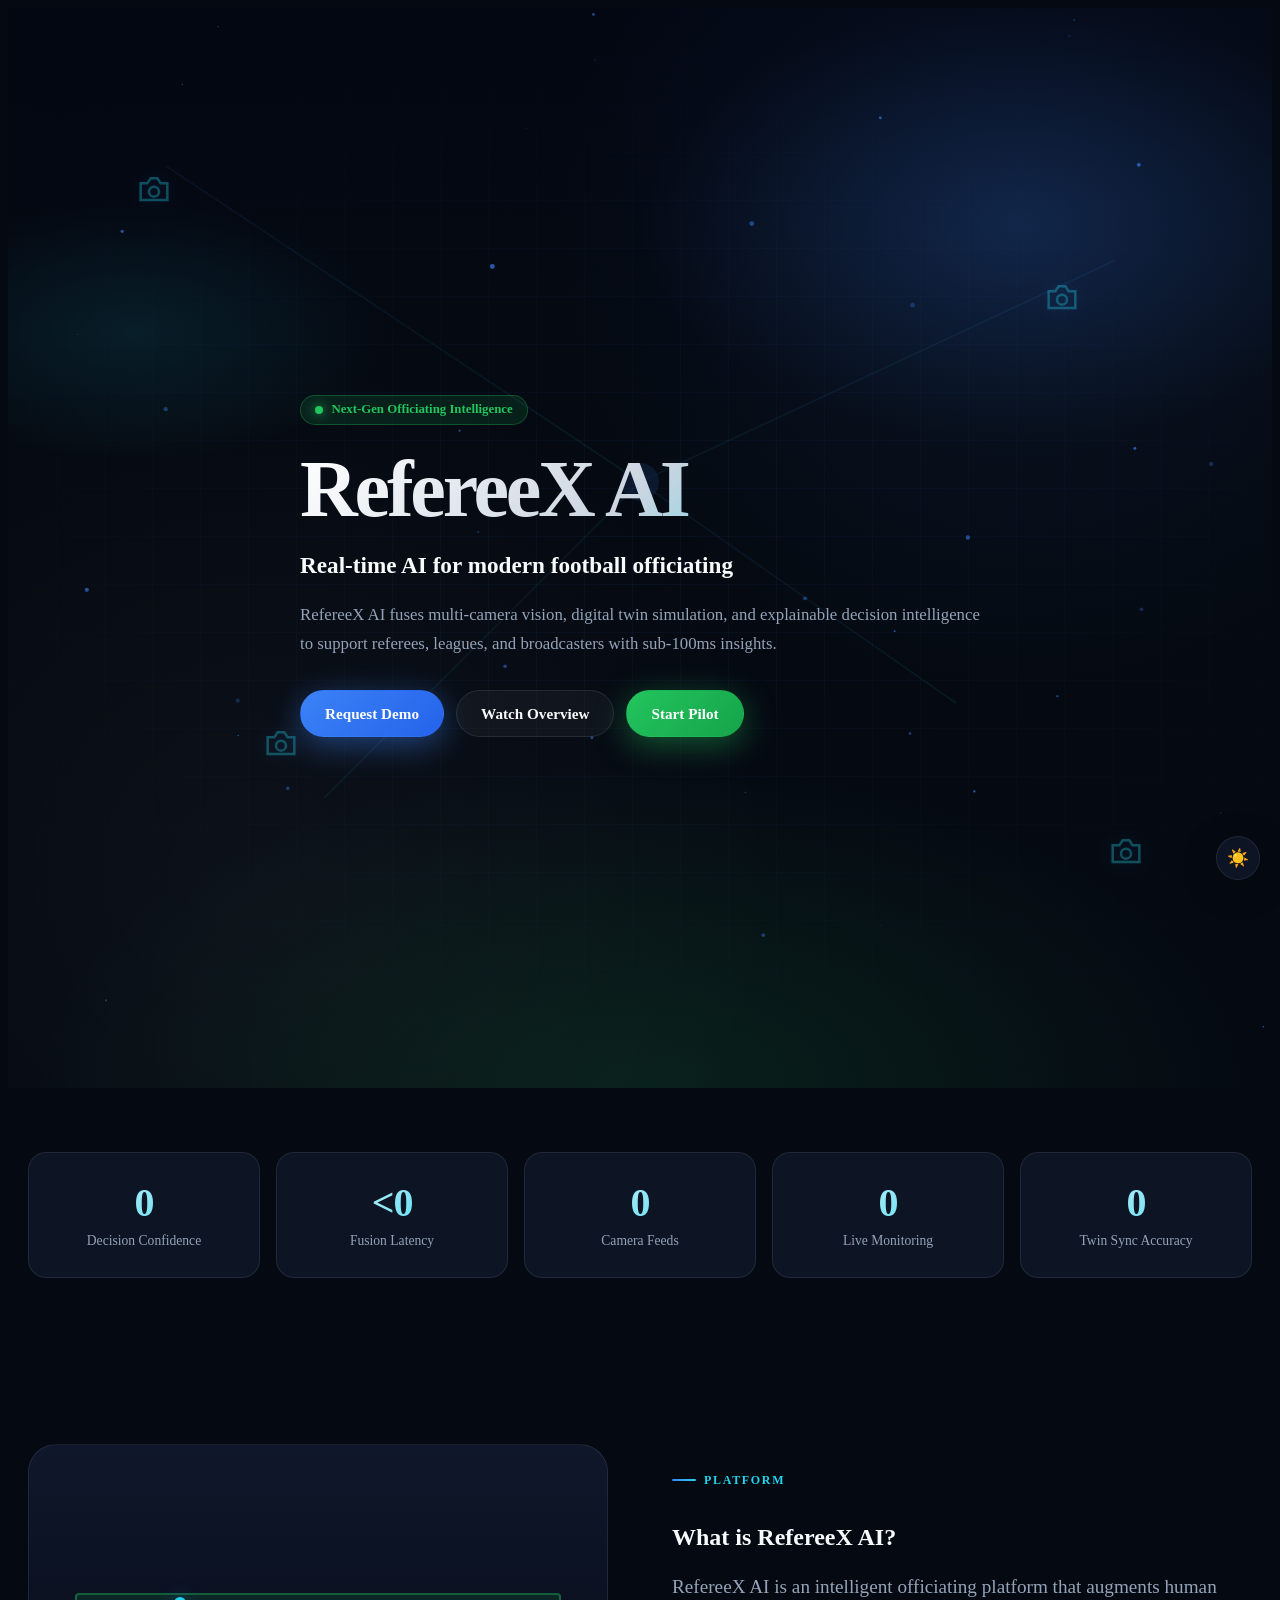
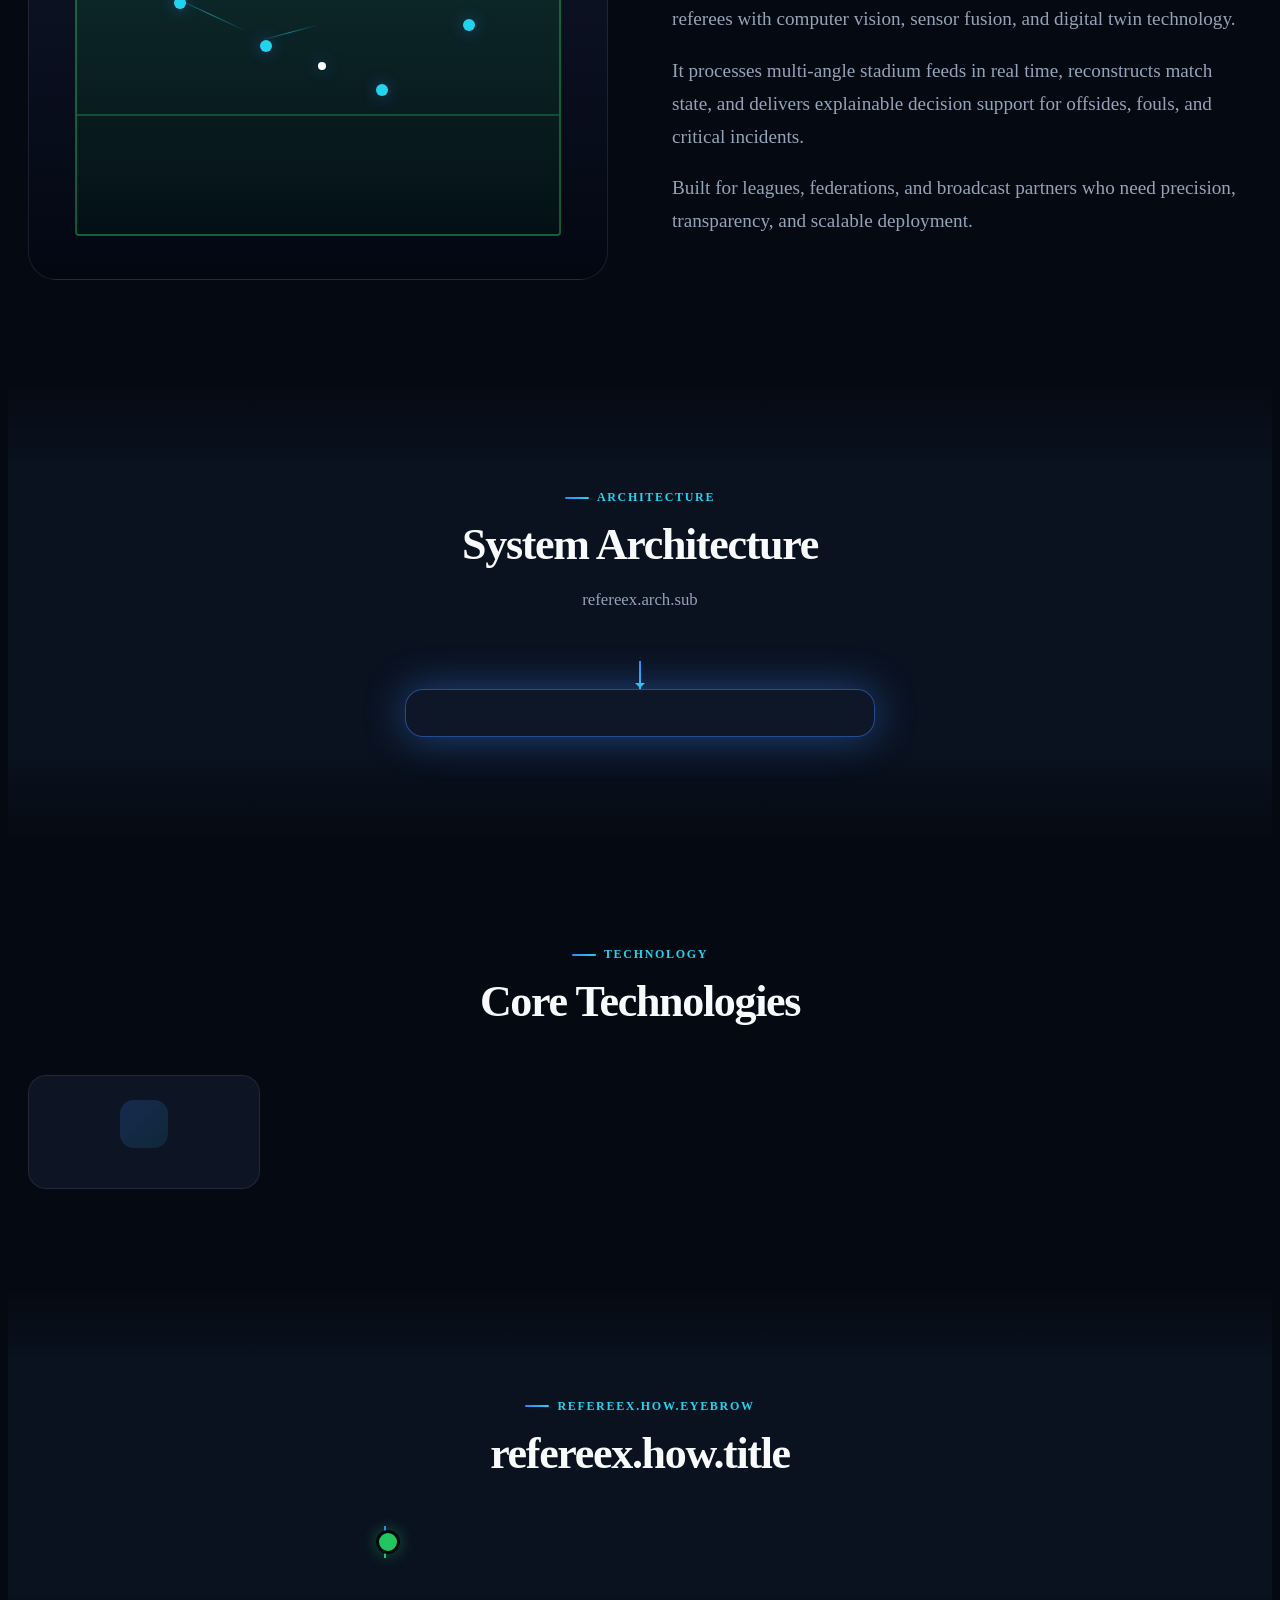
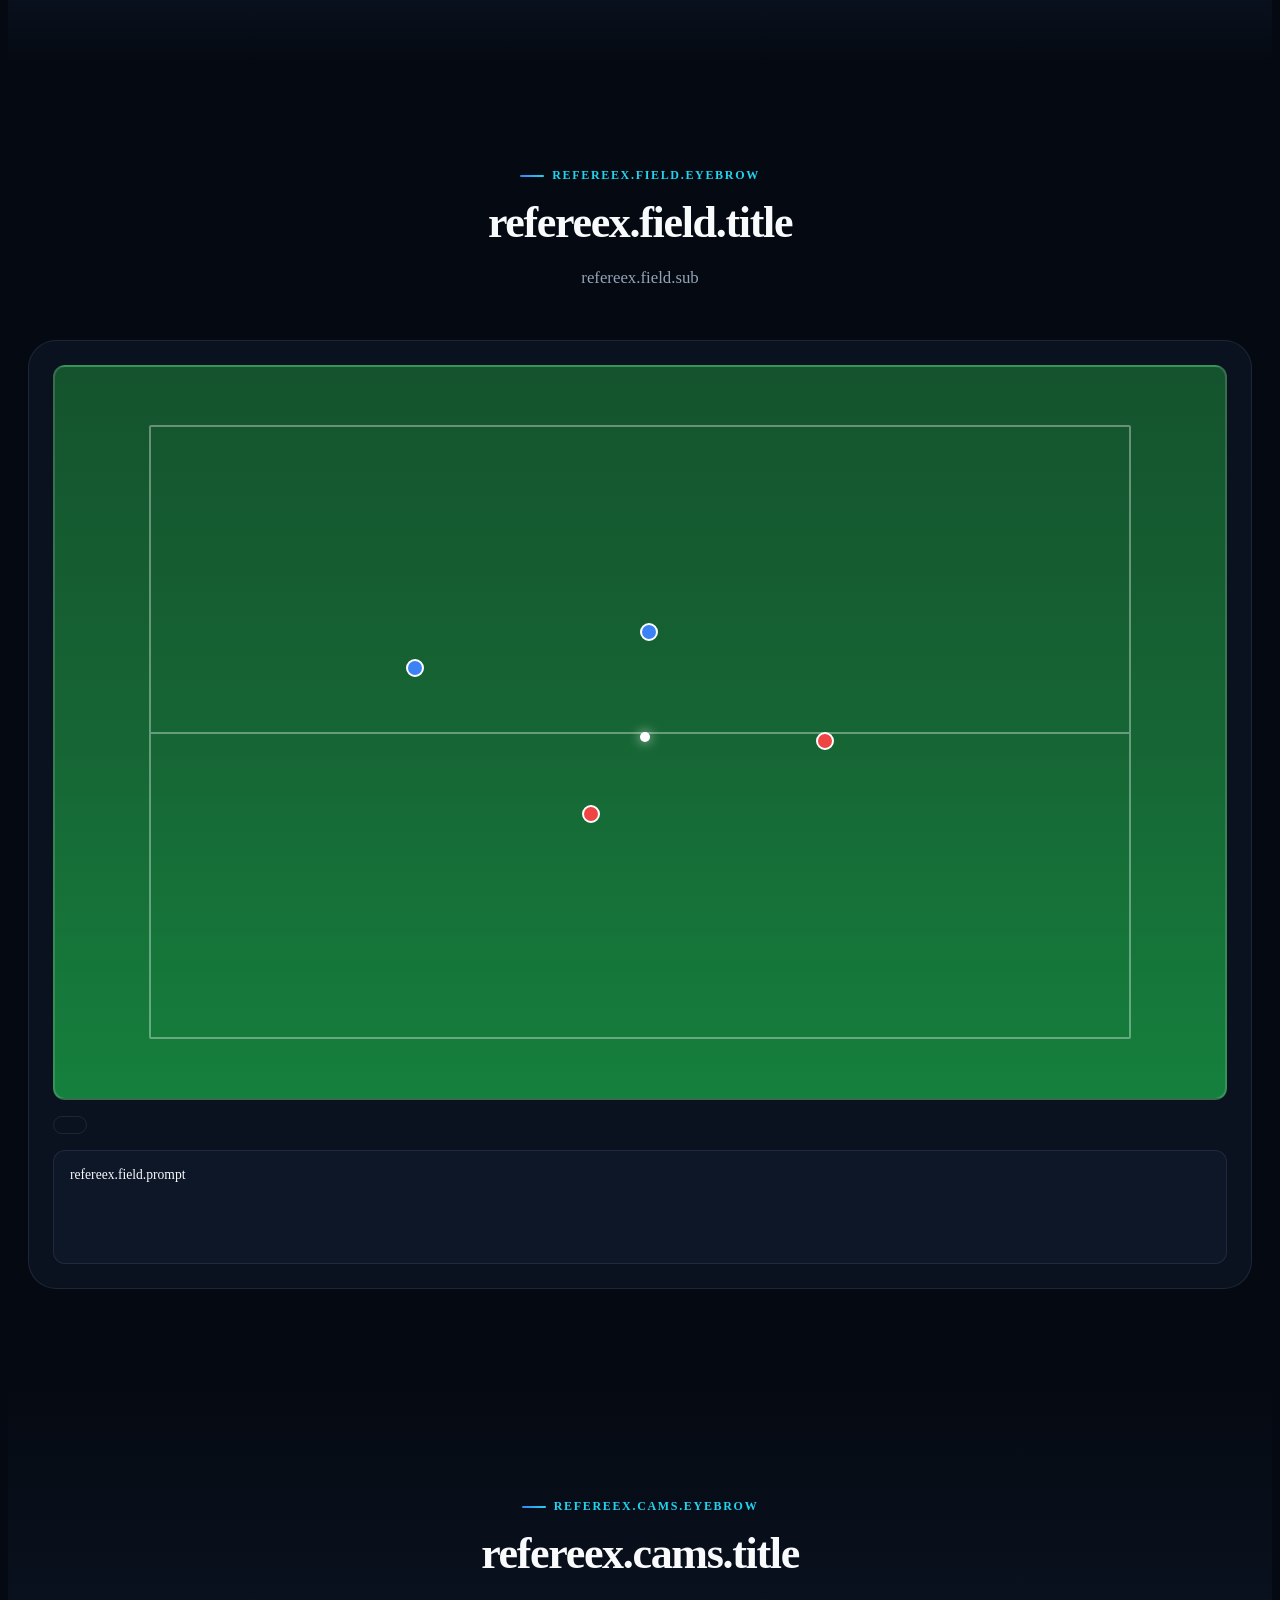
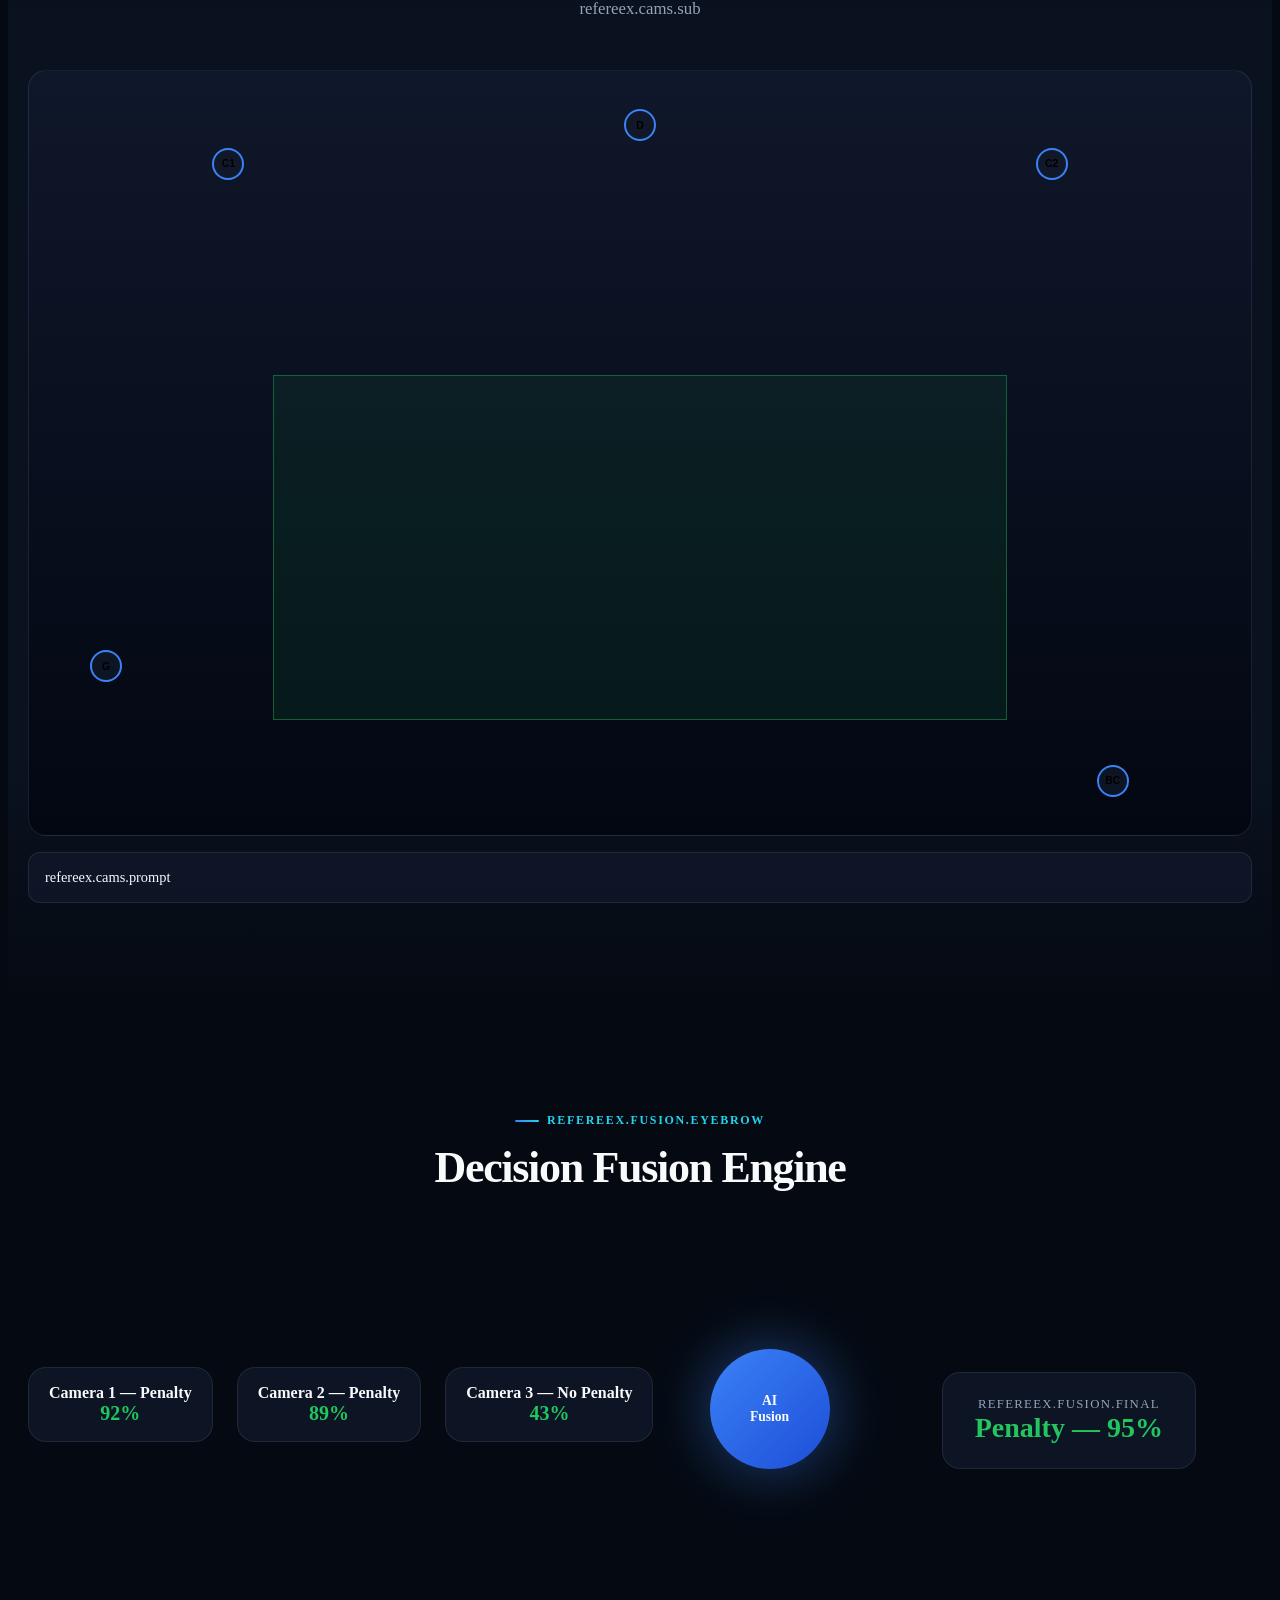
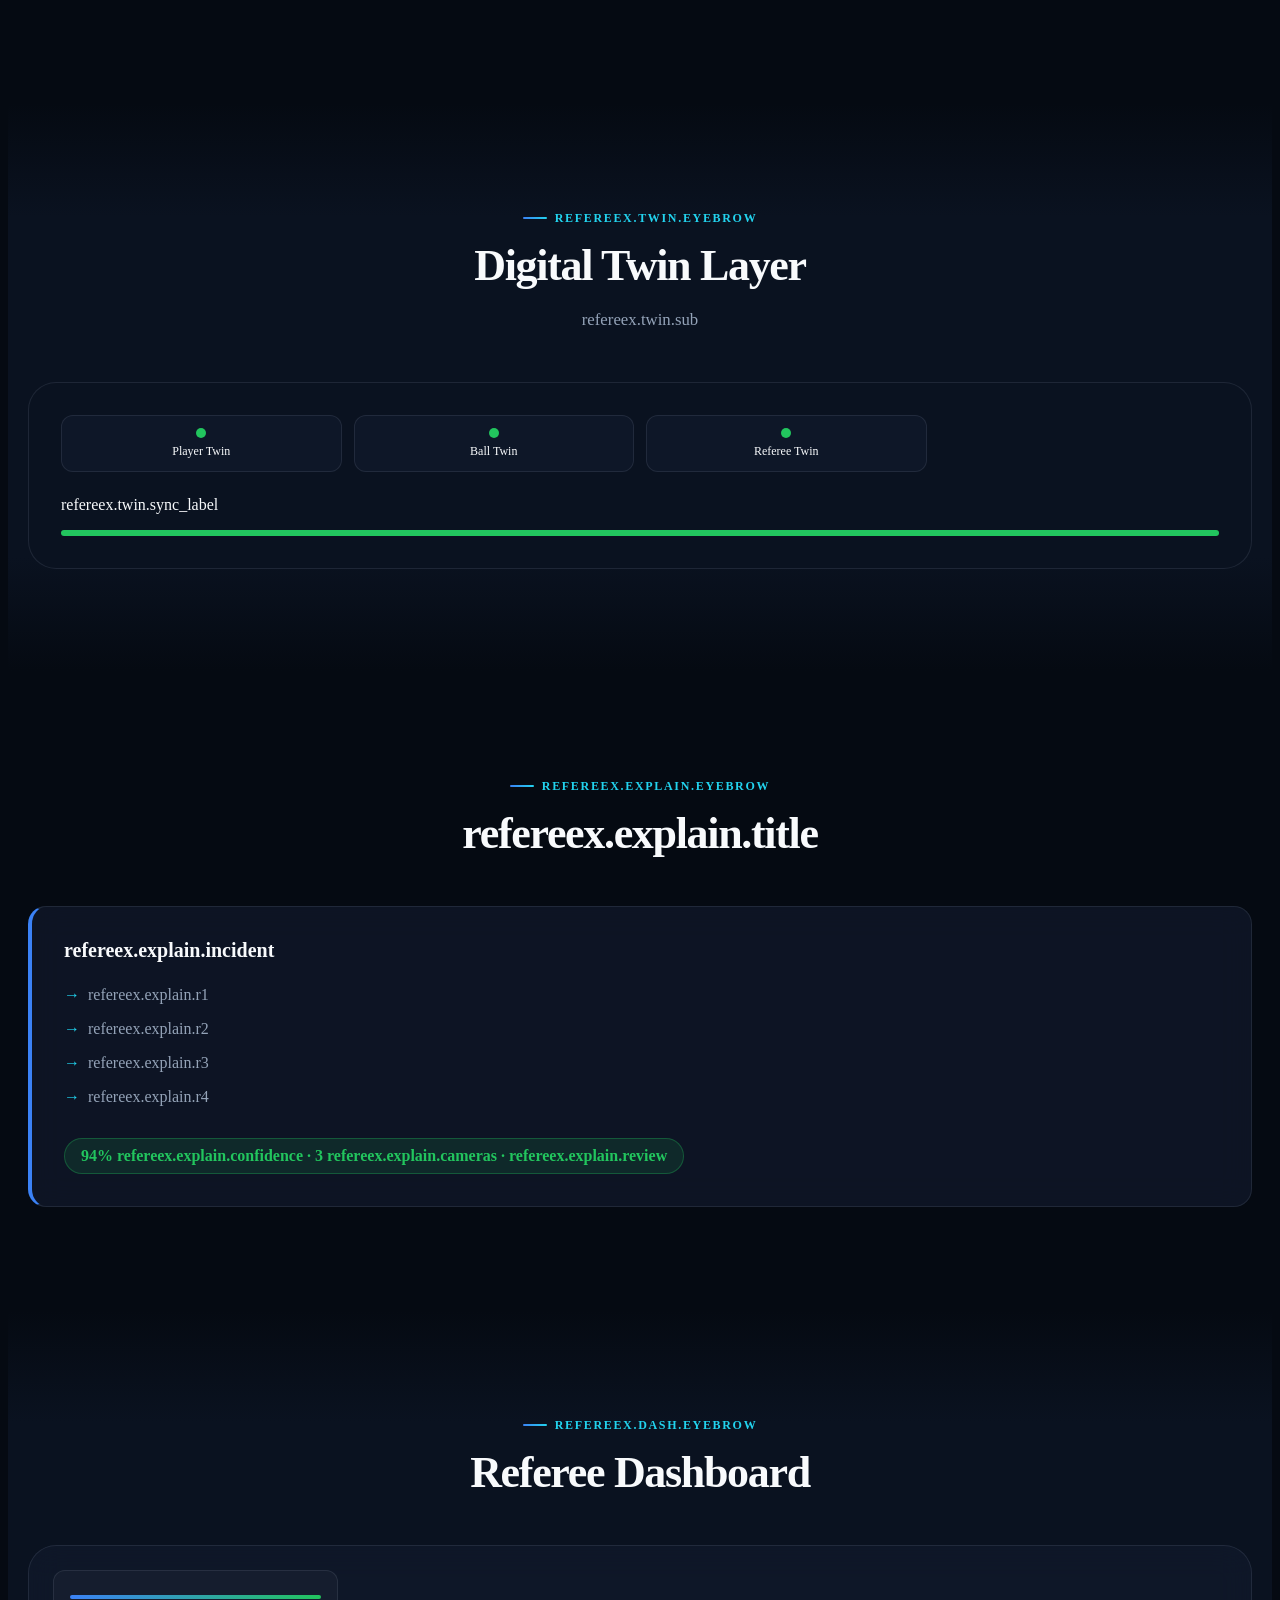
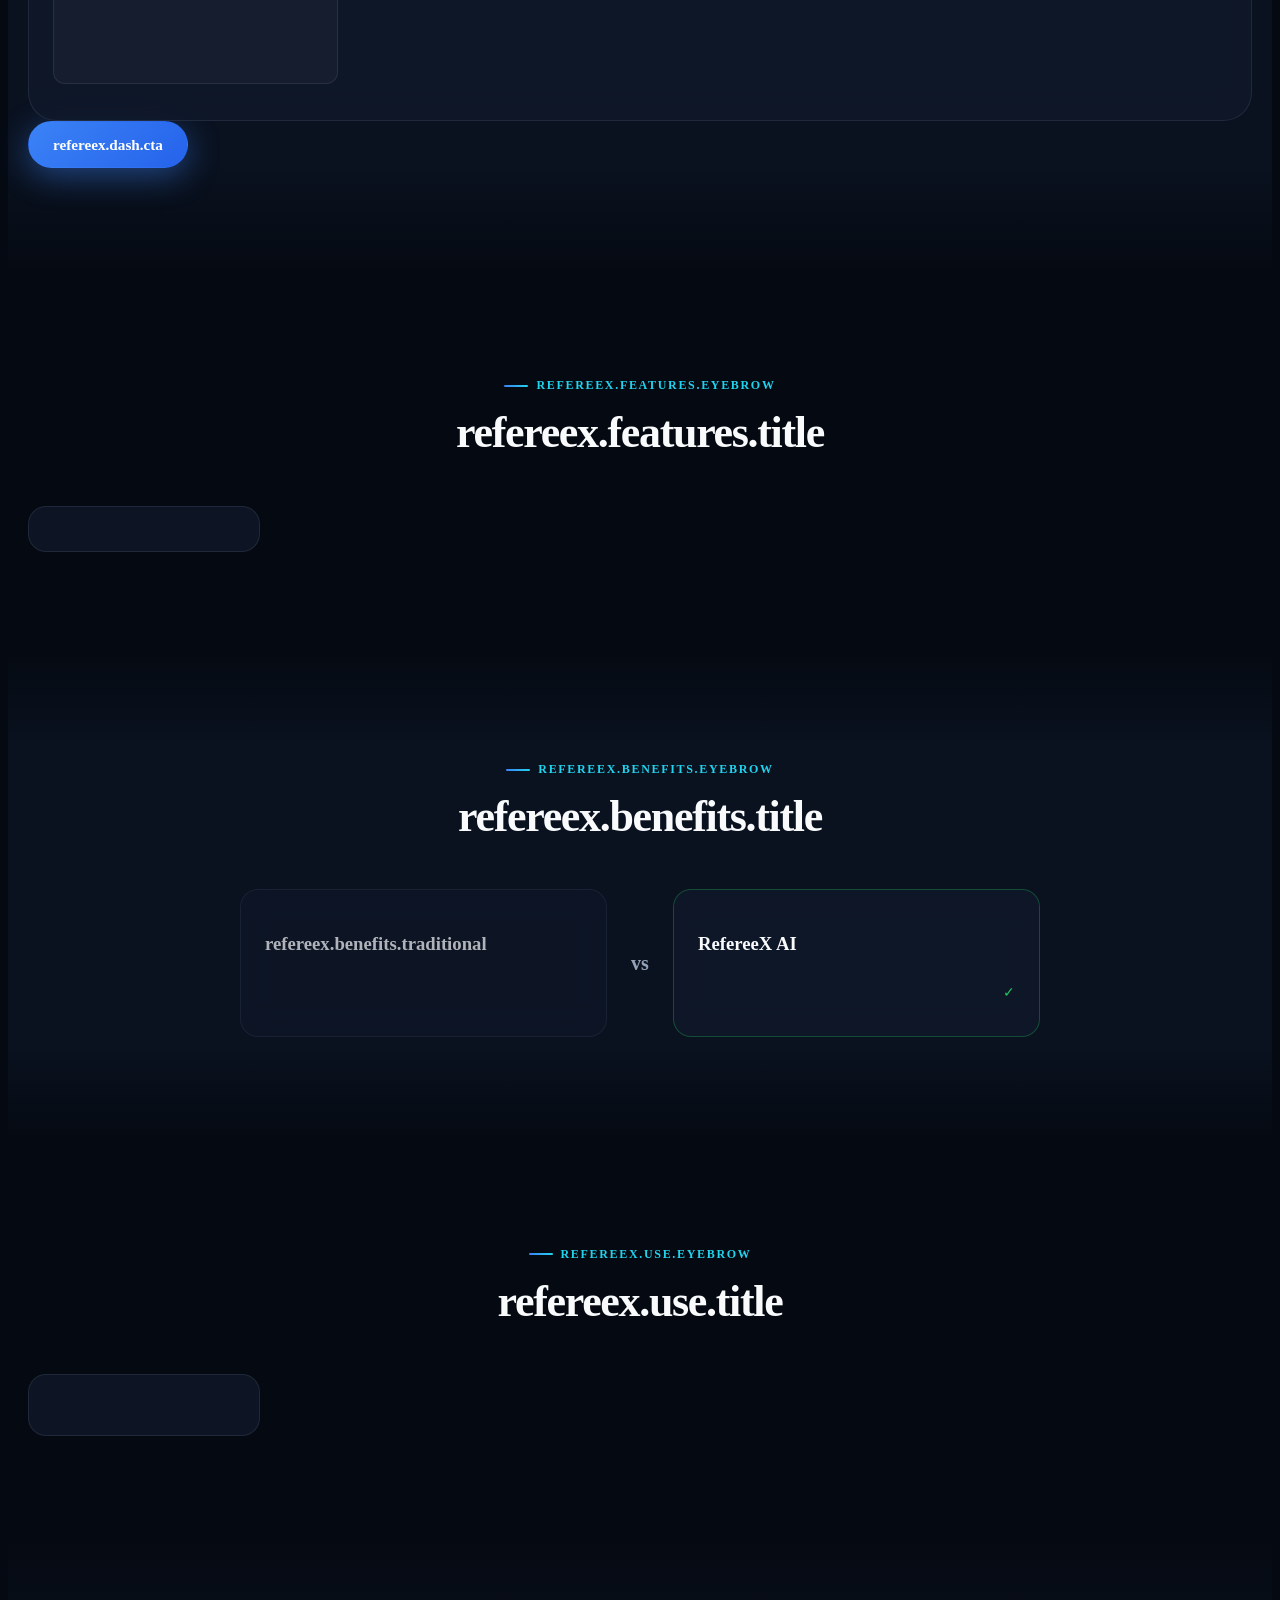
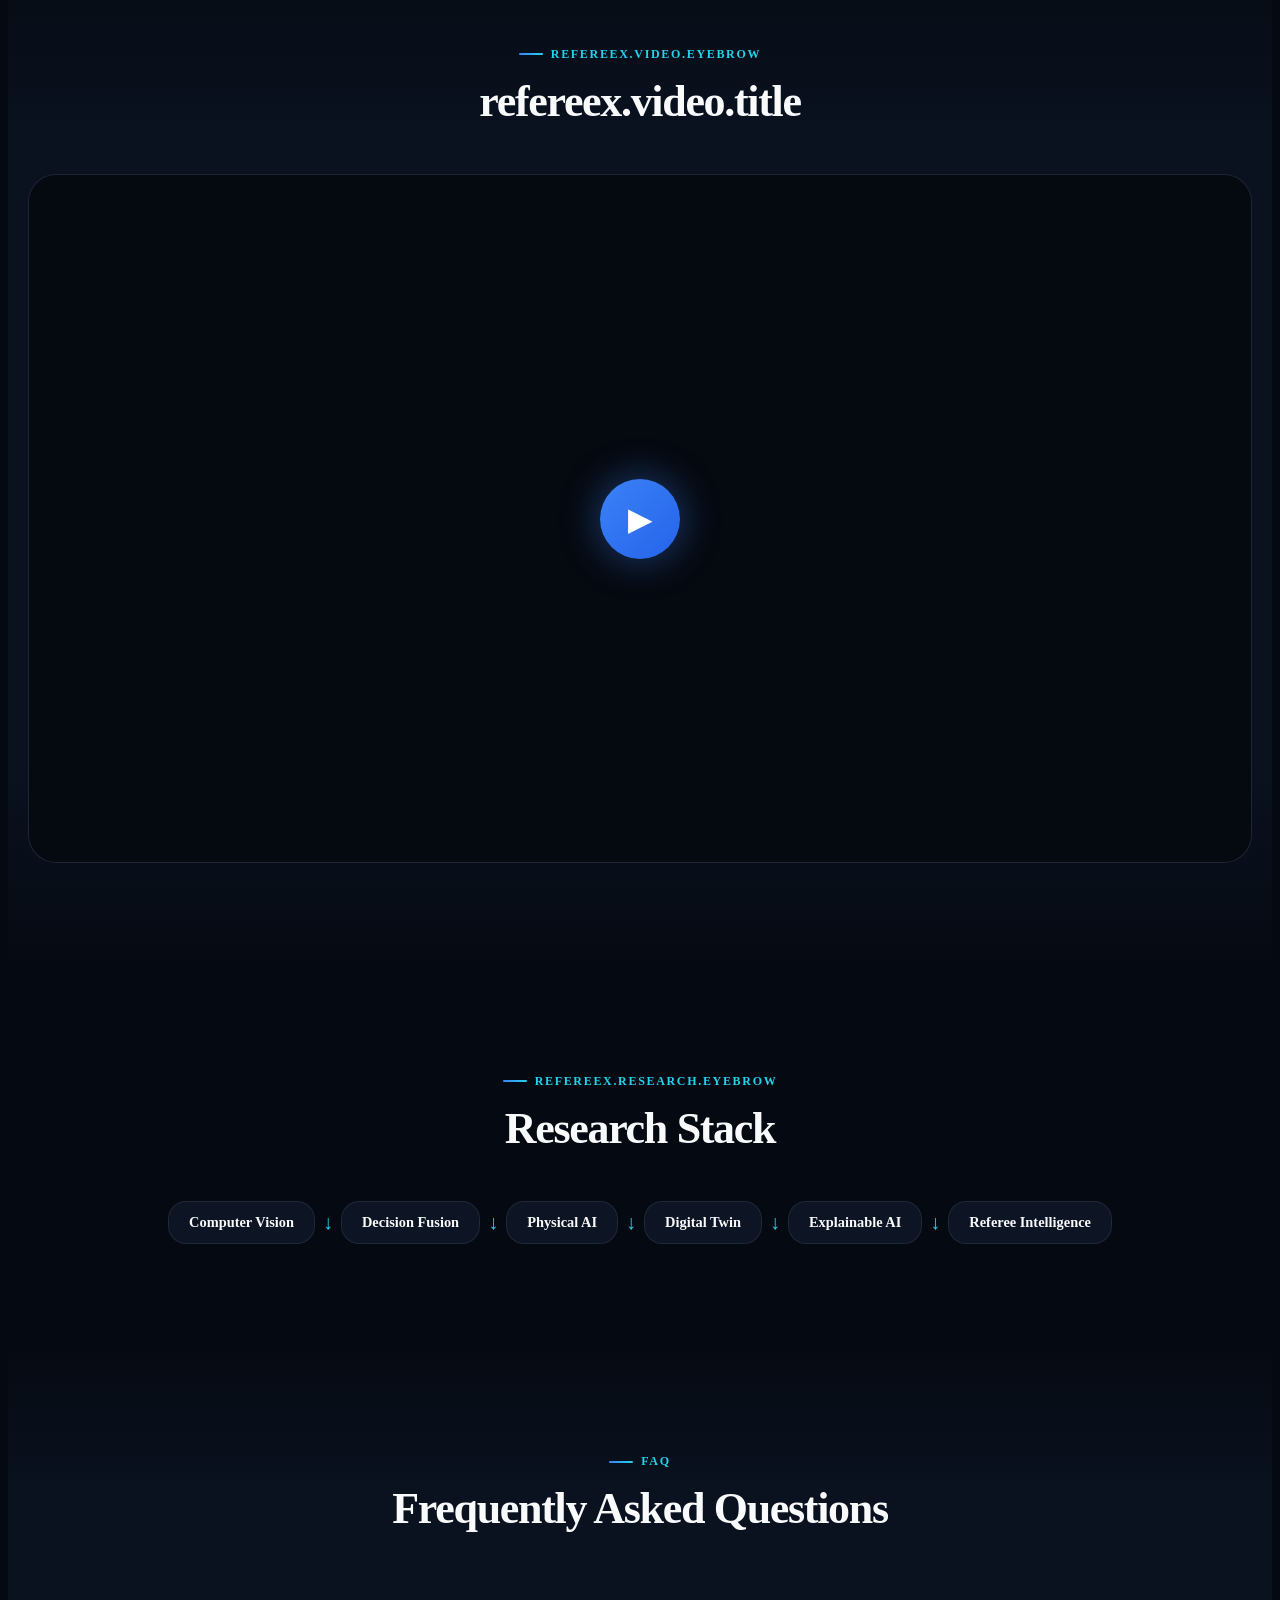
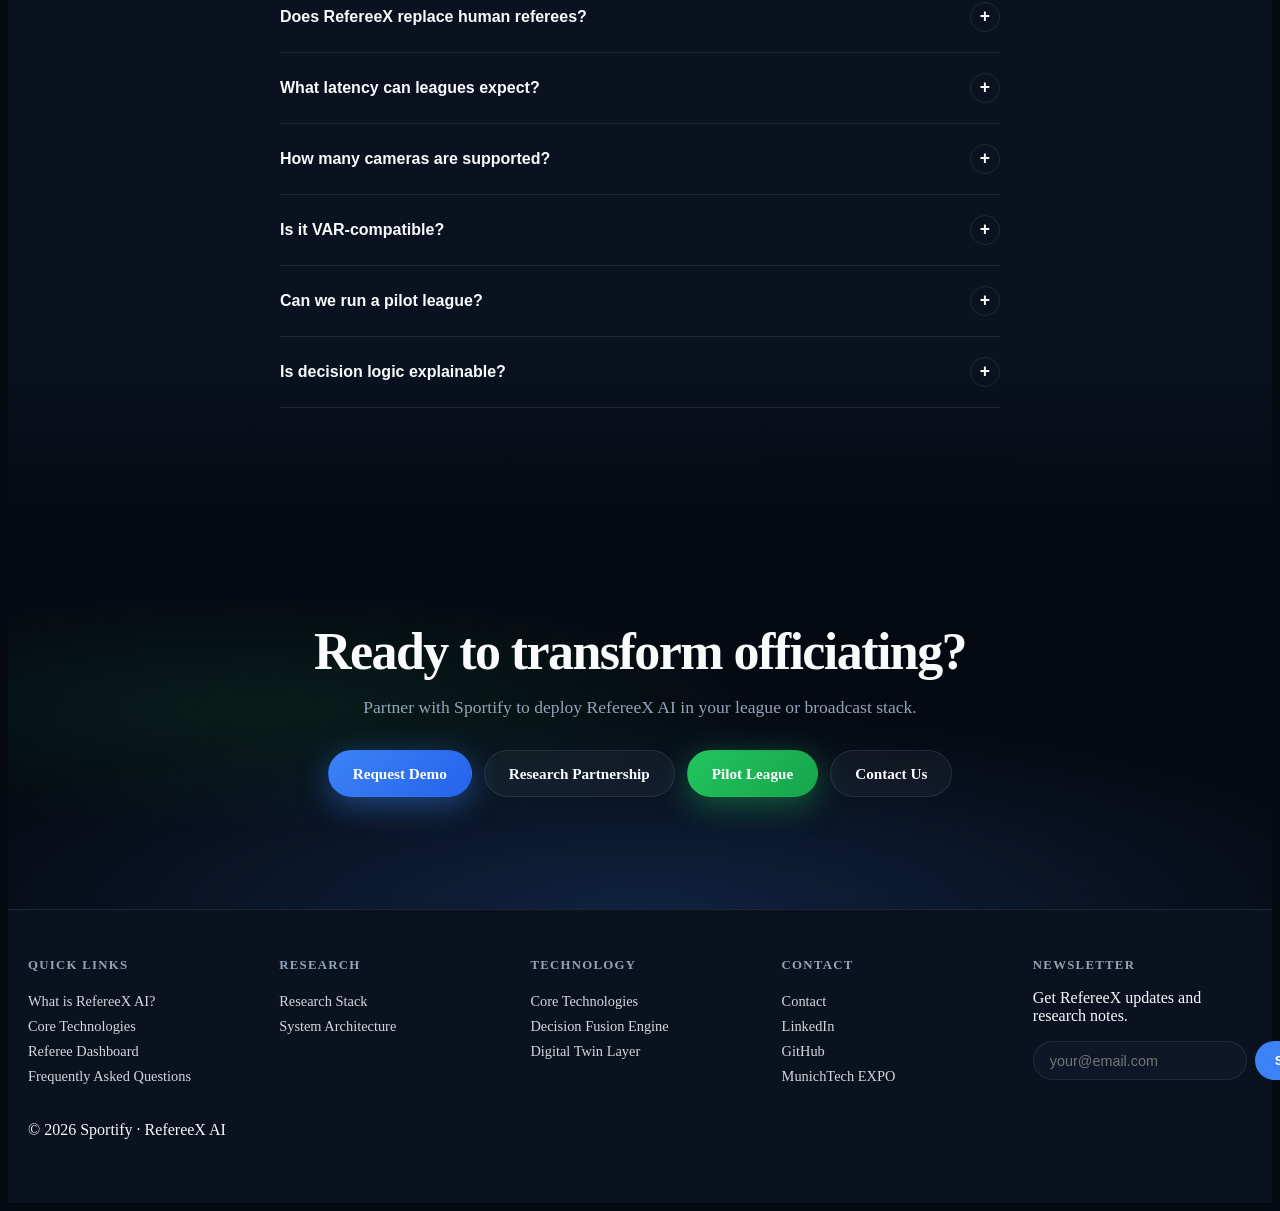
<file: public/live-sports-refereex-standalone.html>
<!DOCTYPE html>
<html lang="en" dir="ltr">
<head>
<meta charset="UTF-8">
<meta name="viewport" content="width=device-width, initial-scale=1.0">
<title>RefereeX AI — Intelligent Officiating Platform · Sportify</title>
<meta name="description" content="RefereeX AI delivers real-time officiating intelligence for modern football.">
<meta name="deploy-marker" content="refereex-live-sports-20260705-v1">
<link rel="canonical" href="https://sportifyplus.de/live-sports.html">
<style>
/* RefereeX AI — flagship product landing page */
.refereex-page {
  --rx-bg: #050a12;
  --rx-bg-2: #0a1220;
  --rx-surface: rgba(17, 26, 43, 0.72);
  --rx-border: rgba(148, 163, 184, 0.14);
  --rx-text: #f8fafc;
  --rx-muted: #94a3b8;
  --rx-blue: #3b82f6;
  --rx-blue-glow: rgba(59, 130, 246, 0.45);
  --rx-cyan: #22d3ee;
  --rx-green: #22c55e;
  --rx-green-glow: rgba(34, 197, 94, 0.4);
  --rx-radius: 18px;
  --rx-radius-lg: 28px;
  background: var(--rx-bg);
  color: var(--rx-text);
}

.refereex-page.refereex-page--light {
  --rx-bg: #f1f5f9;
  --rx-bg-2: #e2e8f0;
  --rx-surface: rgba(255, 255, 255, 0.85);
  --rx-border: rgba(15, 23, 42, 0.1);
  --rx-text: #0f172a;
  --rx-muted: #475569;
}

.refereex-page .site-footer { margin-top: 0; }

/* Theme toggle */
.rx-theme-toggle {
  position: fixed;
  bottom: 1.25rem;
  right: 1.25rem;
  z-index: 50;
  width: 44px;
  height: 44px;
  border-radius: 50%;
  border: 1px solid var(--rx-border);
  background: var(--rx-surface);
  backdrop-filter: blur(12px);
  color: var(--rx-text);
  cursor: pointer;
  display: grid;
  place-items: center;
  font-size: 1.1rem;
  box-shadow: 0 8px 32px rgba(0, 0, 0, 0.35);
  transition: transform 0.2s, box-shadow 0.2s;
}
.rx-theme-toggle:hover { transform: scale(1.06); box-shadow: 0 0 24px var(--rx-blue-glow); }

/* Layout helpers */
.rx-wrap { max-width: 1240px; margin: 0 auto; padding: 0 1.25rem; }
.rx-section { padding: clamp(4rem, 8vw, 7rem) 0; position: relative; }
.rx-section--tight { padding: clamp(2.5rem, 5vw, 4rem) 0; }
.rx-section--dark { background: linear-gradient(180deg, transparent, var(--rx-bg-2) 20%, var(--rx-bg-2) 80%, transparent); }
.rx-eyebrow {
  display: inline-flex;
  align-items: center;
  gap: 0.5rem;
  font-size: 0.75rem;
  font-weight: 700;
  letter-spacing: 0.14em;
  text-transform: uppercase;
  color: var(--rx-cyan);
  margin-bottom: 1rem;
}
.rx-eyebrow::before {
  content: '';
  width: 24px;
  height: 2px;
  background: linear-gradient(90deg, var(--rx-blue), var(--rx-cyan));
  border-radius: 2px;
}
.rx-head { max-width: 720px; margin-bottom: 3rem; }
.rx-head--center { text-align: center; margin-left: auto; margin-right: auto; }
.rx-head h2 {
  font-size: clamp(1.75rem, 4vw, 2.75rem);
  font-weight: 800;
  letter-spacing: -0.03em;
  line-height: 1.1;
  margin: 0 0 1rem;
}
.rx-head p { color: var(--rx-muted); font-size: 1.05rem; line-height: 1.65; margin: 0; }
.rx-lead { font-size: clamp(1rem, 2vw, 1.2rem); color: var(--rx-muted); line-height: 1.7; max-width: 640px; }

/* Glass cards */
.rx-glass {
  background: var(--rx-surface);
  border: 1px solid var(--rx-border);
  border-radius: var(--rx-radius);
  backdrop-filter: blur(16px);
  -webkit-backdrop-filter: blur(16px);
  transition: transform 0.35s cubic-bezier(0.2, 0.7, 0.3, 1), box-shadow 0.35s, border-color 0.35s;
}
.rx-glass:hover {
  border-color: rgba(59, 130, 246, 0.35);
  box-shadow: 0 20px 60px rgba(0, 0, 0, 0.35), 0 0 40px var(--rx-blue-glow);
  transform: translateY(-4px);
}

/* Buttons */
.rx-btns { display: flex; flex-wrap: wrap; gap: 0.75rem; align-items: center; }
.rx-btn {
  display: inline-flex;
  align-items: center;
  justify-content: center;
  gap: 0.5rem;
  padding: 0.85rem 1.5rem;
  border-radius: 999px;
  font-weight: 600;
  font-size: 0.95rem;
  text-decoration: none;
  border: 1px solid transparent;
  cursor: pointer;
  transition: transform 0.2s, box-shadow 0.2s, background 0.2s;
}
.rx-btn:hover { transform: translateY(-2px); }
.rx-btn--primary {
  background: linear-gradient(135deg, var(--rx-blue), #2563eb);
  color: #fff;
  box-shadow: 0 8px 32px var(--rx-blue-glow);
}
.rx-btn--primary:hover { box-shadow: 0 12px 40px var(--rx-blue-glow); }
.rx-btn--ghost {
  background: rgba(255, 255, 255, 0.04);
  border-color: var(--rx-border);
  color: var(--rx-text);
}
.rx-btn--ghost:hover { border-color: var(--rx-blue); color: var(--rx-blue); }
.rx-btn--green {
  background: linear-gradient(135deg, var(--rx-green), #16a34a);
  color: #fff;
  box-shadow: 0 8px 32px var(--rx-green-glow);
}

/* Hero */
.rx-hero {
  position: relative;
  min-height: 100vh;
  min-height: 100dvh;
  display: flex;
  align-items: center;
  overflow: hidden;
  padding: clamp(6rem, 12vh, 8rem) 0 clamp(4rem, 8vh, 6rem);
}
.rx-hero__bg {
  position: absolute;
  inset: 0;
  pointer-events: none;
  overflow: hidden;
}
.rx-hero__gradient {
  position: absolute;
  inset: 0;
  background:
    radial-gradient(ellipse 80% 50% at 50% 100%, rgba(34, 197, 94, 0.12), transparent 60%),
    radial-gradient(ellipse 60% 40% at 80% 20%, rgba(59, 130, 246, 0.18), transparent 50%),
    radial-gradient(ellipse 50% 30% at 10% 30%, rgba(34, 211, 238, 0.1), transparent 40%),
    linear-gradient(180deg, #030712 0%, var(--rx-bg) 40%, #050a12 100%);
}
.rx-hero__grid {
  position: absolute;
  inset: 0;
  background-image:
    linear-gradient(rgba(59, 130, 246, 0.06) 1px, transparent 1px),
    linear-gradient(90deg, rgba(59, 130, 246, 0.06) 1px, transparent 1px);
  background-size: 48px 48px;
  mask-image: radial-gradient(ellipse 70% 60% at 50% 50%, black, transparent);
  animation: rx-grid-pulse 8s ease-in-out infinite;
}
.rx-hero__particles { position: absolute; inset: 0; }
.rx-hero__lights {
  position: absolute;
  inset: 0;
  background: radial-gradient(circle at 20% 80%, rgba(255, 255, 255, 0.03) 0%, transparent 40%),
    radial-gradient(circle at 80% 20%, rgba(59, 130, 246, 0.08) 0%, transparent 35%);
  animation: rx-lights-drift 20s ease-in-out infinite alternate;
}
.rx-hero__cameras {
  position: absolute;
  inset: 0;
  opacity: 0.35;
}
.rx-hero__camera {
  position: absolute;
  width: 40px;
  height: 40px;
  color: var(--rx-cyan);
  animation: rx-camera-float 12s ease-in-out infinite;
}
.rx-hero__camera svg { width: 100%; height: 100%; filter: drop-shadow(0 0 8px var(--rx-blue-glow)); }
.rx-hero__camera:nth-child(1) { top: 15%; left: 10%; animation-delay: 0s; }
.rx-hero__camera:nth-child(2) { top: 25%; right: 15%; animation-delay: -3s; }
.rx-hero__camera:nth-child(3) { bottom: 30%; left: 20%; animation-delay: -6s; }
.rx-hero__camera:nth-child(4) { bottom: 20%; right: 10%; animation-delay: -9s; }
.rx-hero__network {
  position: absolute;
  inset: 0;
  opacity: 0.2;
}
.rx-hero__content {
  position: relative;
  z-index: 2;
  max-width: 900px;
}
.rx-hero__title {
  font-size: clamp(2.75rem, 8vw, 5rem);
  font-weight: 800;
  letter-spacing: -0.04em;
  line-height: 1;
  margin: 0 0 1.25rem;
  background: linear-gradient(135deg, #fff 0%, #cbd5e1 50%, var(--rx-cyan) 100%);
  -webkit-background-clip: text;
  background-clip: text;
  -webkit-text-fill-color: transparent;
  opacity: 0;
  animation: rx-fade-up 1s ease 0.2s forwards;
}
.refereex-page--light .rx-hero__title {
  background: linear-gradient(135deg, #0f172a 0%, #334155 50%, var(--rx-blue) 100%);
  -webkit-background-clip: text;
  background-clip: text;
}
.rx-hero__sub {
  font-size: clamp(1.1rem, 2.5vw, 1.45rem);
  font-weight: 600;
  color: var(--rx-text);
  line-height: 1.4;
  margin: 0 0 1.25rem;
  opacity: 0;
  animation: rx-fade-up 1s ease 0.4s forwards;
}
.rx-hero__desc {
  font-size: 1.05rem;
  color: var(--rx-muted);
  line-height: 1.7;
  max-width: 680px;
  margin: 0 0 2rem;
  opacity: 0;
  animation: rx-fade-up 1s ease 0.55s forwards;
}
.rx-hero__btns {
  opacity: 0;
  animation: rx-fade-up 1s ease 0.7s forwards;
}
.rx-hero__badge {
  display: inline-flex;
  align-items: center;
  gap: 0.5rem;
  padding: 0.4rem 0.9rem;
  border-radius: 999px;
  background: rgba(34, 197, 94, 0.12);
  border: 1px solid rgba(34, 197, 94, 0.3);
  color: var(--rx-green);
  font-size: 0.8rem;
  font-weight: 600;
  margin-bottom: 1.5rem;
  opacity: 0;
  animation: rx-fade-up 1s ease 0.1s forwards;
}
.rx-hero__badge-dot {
  width: 8px;
  height: 8px;
  border-radius: 50%;
  background: var(--rx-green);
  box-shadow: 0 0 12px var(--rx-green);
  animation: rx-pulse 2s ease infinite;
}

/* Stats */
.rx-stats {
  display: grid;
  grid-template-columns: repeat(auto-fit, minmax(160px, 1fr));
  gap: 1rem;
}
.rx-stat {
  padding: 1.75rem 1.25rem;
  text-align: center;
}
.rx-stat__value {
  font-size: clamp(1.75rem, 4vw, 2.5rem);
  font-weight: 800;
  letter-spacing: -0.03em;
  background: linear-gradient(135deg, var(--rx-text), var(--rx-cyan));
  -webkit-background-clip: text;
  background-clip: text;
  -webkit-text-fill-color: transparent;
  line-height: 1.1;
}
.rx-stat__label {
  margin-top: 0.5rem;
  font-size: 0.85rem;
  color: var(--rx-muted);
  font-weight: 500;
}

/* Split layout */
.rx-split {
  display: grid;
  grid-template-columns: 1fr 1fr;
  gap: clamp(2rem, 5vw, 4rem);
  align-items: center;
}
@media (max-width: 900px) { .rx-split { grid-template-columns: 1fr; } }

.rx-stadium-viz {
  position: relative;
  aspect-ratio: 4/3;
  border-radius: var(--rx-radius-lg);
  overflow: hidden;
  background: linear-gradient(180deg, #0f172a, #030712);
  border: 1px solid var(--rx-border);
}
.rx-stadium-viz__pitch {
  position: absolute;
  bottom: 10%;
  left: 8%;
  right: 8%;
  height: 55%;
  border: 2px solid rgba(34, 197, 94, 0.4);
  border-radius: 4px;
  background: linear-gradient(180deg, rgba(22, 163, 74, 0.15), rgba(22, 163, 74, 0.05));
}
.rx-stadium-viz__pitch::before {
  content: '';
  position: absolute;
  top: 50%;
  left: 0;
  right: 0;
  height: 2px;
  background: rgba(34, 197, 94, 0.3);
}
.rx-stadium-viz__twin {
  position: absolute;
  width: 12px;
  height: 12px;
  border-radius: 50%;
  background: var(--rx-cyan);
  box-shadow: 0 0 16px var(--rx-blue-glow);
  opacity: 0;
  transition: opacity 0.5s;
}
.rx-stadium-viz.is-active .rx-stadium-viz__twin { opacity: 1; }
.rx-stadium-viz__twin--ball {
  width: 8px;
  height: 8px;
  background: #fff;
  animation: rx-ball-move 4s ease-in-out infinite;
}
.rx-stadium-viz__link {
  position: absolute;
  height: 1px;
  background: linear-gradient(90deg, transparent, var(--rx-cyan), transparent);
  transform-origin: left center;
  opacity: 0;
  transition: opacity 0.6s;
}
.rx-stadium-viz.is-active .rx-stadium-viz__link { opacity: 0.5; }

/* Architecture pipeline */
.rx-pipeline {
  display: flex;
  flex-direction: column;
  align-items: center;
  gap: 0;
  max-width: 420px;
  margin: 0 auto;
}
.rx-pipeline__node {
  position: relative;
  width: 100%;
  padding: 1.25rem 1.5rem;
  text-align: center;
  cursor: default;
}
.rx-pipeline__node.is-active,
.rx-pipeline__node:hover {
  border-color: rgba(59, 130, 246, 0.5);
  box-shadow: 0 0 40px var(--rx-blue-glow);
}
.rx-pipeline__icon { font-size: 1.5rem; margin-bottom: 0.35rem; }
.rx-pipeline__label { font-weight: 700; font-size: 0.95rem; }
.rx-pipeline__arrow {
  width: 2px;
  height: 28px;
  background: linear-gradient(180deg, var(--rx-blue), var(--rx-cyan));
  position: relative;
}
.rx-pipeline__arrow::after {
  content: '';
  position: absolute;
  bottom: -4px;
  left: 50%;
  transform: translateX(-50%);
  border: 5px solid transparent;
  border-top-color: var(--rx-cyan);
}
.rx-pipeline__tooltip {
  position: absolute;
  left: calc(100% + 1rem);
  top: 50%;
  transform: translateY(-50%);
  width: 220px;
  padding: 0.85rem 1rem;
  font-size: 0.8rem;
  color: var(--rx-muted);
  background: var(--rx-bg-2);
  border: 1px solid var(--rx-border);
  border-radius: 12px;
  opacity: 0;
  pointer-events: none;
  transition: opacity 0.25s;
  z-index: 5;
  line-height: 1.5;
}
@media (max-width: 700px) {
  .rx-pipeline__tooltip {
    left: 50%;
    top: calc(100% + 0.5rem);
    transform: translateX(-50%);
    width: 90%;
  }
}
.rx-pipeline__node:hover .rx-pipeline__tooltip { opacity: 1; }

/* Tech grid */
.rx-tech-grid {
  display: grid;
  grid-template-columns: repeat(auto-fill, minmax(200px, 1fr));
  gap: 1rem;
}
.rx-tech-card {
  padding: 1.5rem;
  text-align: center;
}
.rx-tech-card__icon {
  width: 48px;
  height: 48px;
  margin: 0 auto 1rem;
  display: grid;
  place-items: center;
  border-radius: 14px;
  background: linear-gradient(135deg, rgba(59, 130, 246, 0.2), rgba(34, 211, 238, 0.1));
  font-size: 1.4rem;
  transition: transform 0.3s;
}
.rx-tech-card:hover .rx-tech-card__icon { transform: scale(1.1) rotate(5deg); }
.rx-tech-card h3 { font-size: 0.95rem; margin: 0; font-weight: 700; }

/* Timeline */
.rx-timeline {
  position: relative;
  max-width: 560px;
  margin: 0 auto;
}
.rx-timeline::before {
  content: '';
  position: absolute;
  left: 24px;
  top: 0;
  bottom: 0;
  width: 2px;
  background: linear-gradient(180deg, var(--rx-blue), var(--rx-green));
}
.rx-timeline__step {
  position: relative;
  padding: 0 0 2rem 4rem;
  opacity: 0;
  transform: translateX(-12px);
  transition: opacity 0.5s, transform 0.5s;
}
.rx-timeline__step.is-visible { opacity: 1; transform: none; }
.rx-timeline__dot {
  position: absolute;
  left: 16px;
  top: 4px;
  width: 18px;
  height: 18px;
  border-radius: 50%;
  background: var(--rx-blue);
  border: 3px solid var(--rx-bg);
  box-shadow: 0 0 16px var(--rx-blue-glow);
}
.rx-timeline__step.is-visible .rx-timeline__dot { background: var(--rx-green); box-shadow: 0 0 16px var(--rx-green-glow); }
.rx-timeline__step h3 { margin: 0 0 0.25rem; font-size: 1.05rem; }
.rx-timeline__step p { margin: 0; font-size: 0.9rem; color: var(--rx-muted); }

/* Interactive field */
.rx-field-panel {
  padding: 1.5rem;
  border-radius: var(--rx-radius-lg);
  background: var(--rx-bg-2);
  border: 1px solid var(--rx-border);
}
.rx-field {
  position: relative;
  aspect-ratio: 16/10;
  background: linear-gradient(180deg, #14532d 0%, #166534 50%, #15803d 100%);
  border-radius: 12px;
  overflow: hidden;
  border: 2px solid rgba(255, 255, 255, 0.15);
}
.rx-field__lines {
  position: absolute;
  inset: 8%;
  border: 2px solid rgba(255, 255, 255, 0.35);
  border-radius: 2px;
}
.rx-field__lines::before {
  content: '';
  position: absolute;
  top: 50%;
  left: 0;
  right: 0;
  height: 2px;
  background: rgba(255, 255, 255, 0.35);
}
.rx-field__player {
  position: absolute;
  width: 14px;
  height: 14px;
  border-radius: 50%;
  background: var(--rx-blue);
  border: 2px solid #fff;
  transition: transform 0.8s ease;
}
.rx-field__player--away { background: #ef4444; }
.rx-field__ball {
  position: absolute;
  width: 10px;
  height: 10px;
  border-radius: 50%;
  background: #fff;
  box-shadow: 0 0 12px rgba(255, 255, 255, 0.8);
  transition: left 0.8s ease, top 0.8s ease;
}
.rx-field__overlay {
  position: absolute;
  inset: 0;
  background: rgba(59, 130, 246, 0.15);
  border: 2px solid var(--rx-blue);
  opacity: 0;
  transition: opacity 0.4s;
  pointer-events: none;
}
.rx-field__overlay.is-visible { opacity: 1; }
.rx-field-controls {
  display: flex;
  flex-wrap: wrap;
  gap: 0.5rem;
  margin-top: 1rem;
}
.rx-field-btn {
  padding: 0.5rem 1rem;
  border-radius: 999px;
  border: 1px solid var(--rx-border);
  background: transparent;
  color: var(--rx-text);
  font-size: 0.8rem;
  font-weight: 600;
  cursor: pointer;
  transition: all 0.2s;
}
.rx-field-btn:hover,
.rx-field-btn.is-active {
  background: var(--rx-blue);
  border-color: var(--rx-blue);
  color: #fff;
}
.rx-field-output {
  margin-top: 1rem;
  padding: 1rem;
  border-radius: 12px;
  background: var(--rx-surface);
  border: 1px solid var(--rx-border);
  font-size: 0.85rem;
  min-height: 80px;
}
.rx-field-output__conf {
  color: var(--rx-green);
  font-weight: 700;
  font-size: 1.1rem;
}

/* Multi-camera */
.rx-camera-viz {
  position: relative;
  aspect-ratio: 16/10;
  background: linear-gradient(180deg, #0f172a, #030712);
  border-radius: var(--rx-radius);
  overflow: hidden;
  border: 1px solid var(--rx-border);
}
.rx-camera-viz__pitch {
  position: absolute;
  bottom: 15%;
  left: 20%;
  right: 20%;
  height: 45%;
  border: 1px solid rgba(34, 197, 94, 0.4);
  background: rgba(22, 163, 74, 0.1);
}
.rx-cam-marker {
  position: absolute;
  width: 32px;
  height: 32px;
  border-radius: 50%;
  background: var(--rx-surface);
  border: 2px solid var(--rx-blue);
  display: grid;
  place-items: center;
  font-size: 0.65rem;
  font-weight: 700;
  cursor: pointer;
  transition: all 0.3s;
  z-index: 2;
}
.rx-cam-marker:hover,
.rx-cam-marker.is-active {
  background: var(--rx-blue);
  color: #fff;
  box-shadow: 0 0 24px var(--rx-blue-glow);
  transform: scale(1.15);
}
.rx-cam-cone {
  position: absolute;
  width: 0;
  height: 0;
  border-style: solid;
  opacity: 0;
  transition: opacity 0.4s;
  pointer-events: none;
}
.rx-cam-cone.is-visible { opacity: 0.25; }
.rx-cam-info {
  margin-top: 1rem;
  padding: 1rem;
  border-radius: 12px;
  background: var(--rx-surface);
  border: 1px solid var(--rx-border);
  font-size: 0.9rem;
}

/* Decision fusion */
.rx-fusion {
  position: relative;
  min-height: 360px;
  display: flex;
  align-items: center;
  justify-content: center;
}
.rx-fusion__inputs {
  display: flex;
  flex-wrap: wrap;
  justify-content: center;
  gap: 1.5rem;
  margin-bottom: 2rem;
}
.rx-fusion__cam {
  padding: 1rem 1.25rem;
  text-align: center;
  min-width: 140px;
  opacity: 0;
  transform: scale(0.9);
  transition: all 0.6s cubic-bezier(0.2, 0.7, 0.3, 1);
}
.rx-fusion.is-animated .rx-fusion__cam { opacity: 1; transform: scale(1); }
.rx-fusion__cam-decision { font-weight: 700; color: var(--rx-text); }
.rx-fusion__cam-conf { color: var(--rx-green); font-size: 1.25rem; font-weight: 800; }
.rx-fusion__center {
  width: 120px;
  height: 120px;
  border-radius: 50%;
  background: linear-gradient(135deg, var(--rx-blue), #1d4ed8);
  display: grid;
  place-items: center;
  font-weight: 800;
  font-size: 0.85rem;
  text-align: center;
  box-shadow: 0 0 60px var(--rx-blue-glow);
  margin: 0 auto 1.5rem;
  position: relative;
}
.rx-fusion__particles {
  position: absolute;
  inset: 0;
  pointer-events: none;
}
.rx-fusion__result {
  text-align: center;
  padding: 1.5rem 2rem;
  max-width: 320px;
  margin: 0 auto;
  opacity: 0;
  transform: translateY(12px);
  transition: all 0.6s 0.8s;
}
.rx-fusion.is-animated .rx-fusion__result { opacity: 1; transform: none; }
.rx-fusion__result-label { font-size: 0.8rem; color: var(--rx-muted); text-transform: uppercase; letter-spacing: 0.1em; }
.rx-fusion__result-value { font-size: 1.75rem; font-weight: 800; color: var(--rx-green); }

/* Digital twin */
.rx-twin-viz {
  position: relative;
  padding: 2rem;
  border-radius: var(--rx-radius-lg);
  background: var(--rx-bg-2);
  border: 1px solid var(--rx-border);
}
.rx-twin-grid {
  display: grid;
  grid-template-columns: repeat(4, 1fr);
  gap: 0.75rem;
  margin-bottom: 1.5rem;
}
@media (max-width: 600px) { .rx-twin-grid { grid-template-columns: repeat(2, 1fr); } }
.rx-twin-entity {
  padding: 0.75rem;
  text-align: center;
  border-radius: 12px;
  background: var(--rx-surface);
  border: 1px solid var(--rx-border);
  font-size: 0.75rem;
}
.rx-twin-entity__dot {
  width: 10px;
  height: 10px;
  border-radius: 50%;
  background: var(--rx-green);
  margin: 0 auto 0.35rem;
  animation: rx-pulse 2s ease infinite;
}
.rx-twin-timeline {
  display: flex;
  gap: 4px;
  height: 6px;
  border-radius: 3px;
  overflow: hidden;
  background: rgba(255, 255, 255, 0.05);
}
.rx-twin-timeline__seg {
  flex: 1;
  background: var(--rx-blue);
  opacity: 0.3;
  transition: opacity 0.3s;
}
.rx-twin-timeline__seg.is-synced { opacity: 1; background: var(--rx-green); }

/* Explainable AI */
.rx-explain {
  padding: 2rem;
  border-left: 4px solid var(--rx-blue);
}
.rx-explain__incident { font-size: 1.25rem; font-weight: 800; margin-bottom: 1rem; }
.rx-explain__list { list-style: none; padding: 0; margin: 0 0 1.5rem; }
.rx-explain__list li {
  padding: 0.5rem 0;
  padding-left: 1.5rem;
  position: relative;
  color: var(--rx-muted);
  opacity: 0;
  transform: translateX(-8px);
  transition: all 0.4s;
}
.rx-explain__list li::before {
  content: '→';
  position: absolute;
  left: 0;
  color: var(--rx-cyan);
}
.rx-explain.is-animated .rx-explain__list li { opacity: 1; transform: none; }
.rx-explain.is-animated .rx-explain__list li:nth-child(2) { transition-delay: 0.15s; }
.rx-explain.is-animated .rx-explain__list li:nth-child(3) { transition-delay: 0.3s; }
.rx-explain.is-animated .rx-explain__list li:nth-child(4) { transition-delay: 0.45s; }
.rx-explain__conf {
  display: inline-flex;
  align-items: center;
  gap: 0.5rem;
  padding: 0.5rem 1rem;
  border-radius: 999px;
  background: rgba(34, 197, 94, 0.12);
  border: 1px solid rgba(34, 197, 94, 0.3);
  color: var(--rx-green);
  font-weight: 700;
}

/* Dashboard preview */
.rx-dashboard {
  display: grid;
  grid-template-columns: repeat(4, 1fr);
  grid-template-rows: auto auto;
  gap: 0.75rem;
  padding: 1.5rem;
  border-radius: var(--rx-radius-lg);
}
@media (max-width: 900px) { .rx-dashboard { grid-template-columns: repeat(2, 1fr); } }
.rx-dash-widget {
  padding: 1rem;
  border-radius: 12px;
  background: rgba(255, 255, 255, 0.03);
  border: 1px solid var(--rx-border);
  min-height: 80px;
}
.rx-dash-widget--wide { grid-column: span 2; }
.rx-dash-widget__label { font-size: 0.7rem; text-transform: uppercase; letter-spacing: 0.08em; color: var(--rx-muted); margin-bottom: 0.35rem; }
.rx-dash-widget__value { font-weight: 700; font-size: 0.95rem; }
.rx-dash-widget__bar {
  height: 4px;
  border-radius: 2px;
  background: rgba(255, 255, 255, 0.08);
  margin-top: 0.5rem;
  overflow: hidden;
}
.rx-dash-widget__bar-fill {
  height: 100%;
  background: linear-gradient(90deg, var(--rx-blue), var(--rx-green));
  width: 0;
  transition: width 1.2s ease;
}
.rx-dashboard.is-animated .rx-dash-widget__bar-fill { width: var(--w, 70%); }

/* Features grid */
.rx-features {
  display: grid;
  grid-template-columns: repeat(auto-fill, minmax(220px, 1fr));
  gap: 1rem;
}
.rx-feature {
  padding: 1.25rem;
  display: flex;
  align-items: flex-start;
  gap: 0.75rem;
}
.rx-feature__icon { font-size: 1.25rem; flex-shrink: 0; }
.rx-feature h3 { margin: 0 0 0.25rem; font-size: 0.95rem; }
.rx-feature p { margin: 0; font-size: 0.8rem; color: var(--rx-muted); }

/* Benefits comparison */
.rx-compare {
  display: grid;
  grid-template-columns: 1fr auto 1fr;
  gap: 1.5rem;
  align-items: stretch;
  max-width: 800px;
  margin: 0 auto;
}
@media (max-width: 700px) {
  .rx-compare { grid-template-columns: 1fr; }
  .rx-compare__vs { order: -1; }
}
.rx-compare__col { padding: 1.5rem; }
.rx-compare__col--old { opacity: 0.7; }
.rx-compare__col--new { border-color: rgba(34, 197, 94, 0.3); }
.rx-compare__vs {
  display: grid;
  place-items: center;
  font-weight: 800;
  font-size: 1.25rem;
  color: var(--rx-muted);
}
.rx-compare__row {
  display: flex;
  justify-content: space-between;
  padding: 0.65rem 0;
  border-bottom: 1px solid var(--rx-border);
  font-size: 0.9rem;
}
.rx-compare__row:last-child { border-bottom: none; }

/* Use cases */
.rx-use-grid {
  display: grid;
  grid-template-columns: repeat(auto-fill, minmax(200px, 1fr));
  gap: 1rem;
}
.rx-use-card {
  padding: 1.5rem 1.25rem;
  text-align: center;
}
.rx-use-card__icon { font-size: 2rem; margin-bottom: 0.75rem; }
.rx-use-card h3 { margin: 0; font-size: 0.95rem; }

/* Video section */
.rx-video-wrap {
  position: relative;
  border-radius: var(--rx-radius-lg);
  overflow: hidden;
  aspect-ratio: 16/9;
  background: var(--rx-bg-2);
  border: 1px solid var(--rx-border);
}
.rx-video-wrap iframe,
.rx-video-wrap video { width: 100%; height: 100%; border: 0; }
.rx-video-play {
  position: absolute;
  inset: 0;
  display: grid;
  place-items: center;
  background: rgba(0, 0, 0, 0.5);
  cursor: pointer;
  transition: background 0.3s;
}
.rx-video-play:hover { background: rgba(0, 0, 0, 0.35); }
.rx-video-play__btn {
  width: 80px;
  height: 80px;
  border-radius: 50%;
  background: linear-gradient(135deg, var(--rx-blue), #2563eb);
  display: grid;
  place-items: center;
  font-size: 2rem;
  color: #fff;
  box-shadow: 0 0 40px var(--rx-blue-glow);
  animation: rx-pulse 3s ease infinite;
}
.rx-video-wrap.is-playing .rx-video-play { display: none; }

/* Research timeline horizontal */
.rx-research {
  display: flex;
  flex-wrap: wrap;
  justify-content: center;
  align-items: center;
  gap: 0.5rem;
}
.rx-research__item {
  padding: 0.75rem 1.25rem;
  font-weight: 600;
  font-size: 0.9rem;
}
.rx-research__arrow { color: var(--rx-cyan); font-size: 1.25rem; }

/* FAQ */
.rx-faq { max-width: 720px; margin: 0 auto; }
.rx-faq__item {
  border-bottom: 1px solid var(--rx-border);
}
.rx-faq__btn {
  width: 100%;
  display: flex;
  justify-content: space-between;
  align-items: center;
  padding: 1.25rem 0;
  background: none;
  border: none;
  color: var(--rx-text);
  font-size: 1rem;
  font-weight: 600;
  text-align: left;
  cursor: pointer;
  gap: 1rem;
}
.rx-faq__btn:hover { color: var(--rx-blue); }
.rx-faq__icon {
  flex-shrink: 0;
  width: 28px;
  height: 28px;
  border-radius: 50%;
  border: 1px solid var(--rx-border);
  display: grid;
  place-items: center;
  font-size: 1.1rem;
  transition: transform 0.3s, background 0.3s;
}
.rx-faq__item.is-open .rx-faq__icon { transform: rotate(45deg); background: var(--rx-blue); border-color: var(--rx-blue); color: #fff; }
.rx-faq__panel {
  max-height: 0;
  overflow: hidden;
  transition: max-height 0.4s ease, padding 0.4s;
}
.rx-faq__item.is-open .rx-faq__panel { max-height: 200px; padding-bottom: 1.25rem; }
.rx-faq__panel p { margin: 0; color: var(--rx-muted); line-height: 1.65; font-size: 0.95rem; }

/* CTA */
.rx-cta {
  position: relative;
  padding: clamp(4rem, 10vw, 7rem) 0;
  overflow: hidden;
  text-align: center;
}
.rx-cta__bg {
  position: absolute;
  inset: 0;
  background:
    radial-gradient(ellipse 60% 50% at 50% 100%, rgba(59, 130, 246, 0.2), transparent),
    radial-gradient(ellipse 40% 30% at 20% 50%, rgba(34, 197, 94, 0.1), transparent);
  animation: rx-lights-drift 15s ease-in-out infinite alternate;
}
.rx-cta__content { position: relative; z-index: 1; }
.rx-cta h2 {
  font-size: clamp(2rem, 5vw, 3.25rem);
  font-weight: 800;
  letter-spacing: -0.03em;
  margin: 0 0 1rem;
}
.rx-cta p { color: var(--rx-muted); max-width: 560px; margin: 0 auto 2rem; font-size: 1.1rem; }

/* Page footer */
.rx-page-footer {
  padding: 3rem 0;
  background: var(--rx-bg-2);
  border-top: 1px solid var(--rx-border);
}
.rx-page-footer__grid {
  display: grid;
  grid-template-columns: repeat(auto-fit, minmax(160px, 1fr));
  gap: 2rem;
  margin-bottom: 2rem;
}
.rx-page-footer h4 { font-size: 0.8rem; text-transform: uppercase; letter-spacing: 0.1em; color: var(--rx-muted); margin: 0 0 1rem; }
.rx-page-footer a {
  display: block;
  color: var(--rx-text);
  text-decoration: none;
  font-size: 0.9rem;
  padding: 0.25rem 0;
  opacity: 0.85;
  transition: color 0.2s, opacity 0.2s;
}
.rx-page-footer a:hover { color: var(--rx-blue); opacity: 1; }
.rx-newsletter {
  display: flex;
  gap: 0.5rem;
  margin-top: 0.75rem;
}
.rx-newsletter input {
  flex: 1;
  padding: 0.65rem 1rem;
  border-radius: 999px;
  border: 1px solid var(--rx-border);
  background: var(--rx-surface);
  color: var(--rx-text);
  font-size: 0.9rem;
}
.rx-newsletter button {
  padding: 0.65rem 1.25rem;
  border-radius: 999px;
  border: none;
  background: var(--rx-blue);
  color: #fff;
  font-weight: 600;
  cursor: pointer;
}

/* Homepage promo */
.home-refereex-promo {
  position: relative;
  overflow: hidden;
  border-radius: var(--radius-lg, 24px);
  padding: clamp(2rem, 5vw, 3rem);
  background: linear-gradient(135deg, #0a1220 0%, #111a2b 50%, #0c1a3a 100%);
  border: 1px solid rgba(59, 130, 246, 0.25);
  display: grid;
  grid-template-columns: 1fr auto;
  gap: 2rem;
  align-items: center;
}
@media (max-width: 768px) { .home-refereex-promo { grid-template-columns: 1fr; } }
.home-refereex-promo::before {
  content: '';
  position: absolute;
  top: -50%;
  right: -20%;
  width: 60%;
  height: 200%;
  background: radial-gradient(circle, rgba(59, 130, 246, 0.15), transparent 70%);
  pointer-events: none;
}
.home-refereex-promo__badge {
  display: inline-flex;
  align-items: center;
  gap: 0.4rem;
  padding: 0.35rem 0.75rem;
  border-radius: 999px;
  background: rgba(34, 197, 94, 0.12);
  border: 1px solid rgba(34, 197, 94, 0.3);
  color: #22c55e;
  font-size: 0.75rem;
  font-weight: 700;
  margin-bottom: 0.75rem;
}
.home-refereex-promo h2 {
  font-size: clamp(1.5rem, 3vw, 2.25rem);
  font-weight: 800;
  margin: 0 0 0.75rem;
  letter-spacing: -0.02em;
}
.home-refereex-promo p { color: #94a3b8; margin: 0; max-width: 520px; line-height: 1.6; }
.home-refereex-promo__visual {
  width: 120px;
  height: 120px;
  border-radius: 50%;
  background: linear-gradient(135deg, rgba(59, 130, 246, 0.3), rgba(34, 211, 238, 0.2));
  display: grid;
  place-items: center;
  font-size: 3rem;
  box-shadow: 0 0 60px rgba(59, 130, 246, 0.3);
  animation: rx-pulse 4s ease infinite;
}

/* Nav highlight */
.nav-submenu__featured {
  background: linear-gradient(135deg, rgba(59, 130, 246, 0.12), rgba(34, 211, 238, 0.08)) !important;
  border: 1px solid rgba(59, 130, 246, 0.25);
  font-weight: 700 !important;
}

/* Animations */
@keyframes rx-fade-up {
  from { opacity: 0; transform: translateY(24px); }
  to { opacity: 1; transform: none; }
}
@keyframes rx-grid-pulse {
  0%, 100% { opacity: 0.6; }
  50% { opacity: 1; }
}
@keyframes rx-lights-drift {
  from { transform: translate(0, 0); }
  to { transform: translate(2%, -2%); }
}
@keyframes rx-camera-float {
  0%, 100% { transform: translateY(0) rotate(0deg); }
  50% { transform: translateY(-12px) rotate(8deg); }
}
@keyframes rx-pulse {
  0%, 100% { opacity: 1; }
  50% { opacity: 0.7; }
}
@keyframes rx-ball-move {
  0%, 100% { left: 45%; top: 50%; }
  25% { left: 60%; top: 35%; }
  50% { left: 55%; top: 65%; }
  75% { left: 40%; top: 45%; }
}

@media (prefers-reduced-motion: reduce) {
  .rx-hero__title, .rx-hero__sub, .rx-hero__desc, .rx-hero__btns, .rx-hero__badge,
  .rx-hero__grid, .rx-hero__lights, .rx-hero__camera,
  .home-refereex-promo__visual, .rx-video-play__btn {
    animation: none !important;
    opacity: 1 !important;
    transform: none !important;
  }
  .rx-glass:hover, .rx-btn:hover { transform: none; }
  .rx-timeline__step { opacity: 1; transform: none; }
}

</style>
</head>
<body class="refereex-page">

<button type="button" class="rx-theme-toggle" data-rx-theme-toggle aria-label="Toggle theme">☀️</button>

<!-- Hero -->
<section class="rx-hero" id="rx-hero" aria-labelledby="rx-hero-title">
    <div class="rx-hero__bg" aria-hidden="true">
        <div class="rx-hero__gradient"></div>
        <div class="rx-hero__grid"></div>
        <div class="rx-hero__lights"></div>
        <canvas class="rx-hero__particles" data-rx-particles></canvas>
        <div class="rx-hero__cameras">
                        <div class="rx-hero__camera" style="animation-delay:0s">
                <svg viewBox="0 0 24 24" fill="none" stroke="currentColor" stroke-width="1.5"><path d="M4 8h4l2-3h4l2 3h4v10H4V8z"/><circle cx="12" cy="13" r="3"/></svg>
            </div>
            <div class="rx-hero__camera" style="animation-delay:-3s">
                <svg viewBox="0 0 24 24" fill="none" stroke="currentColor" stroke-width="1.5"><path d="M4 8h4l2-3h4l2 3h4v10H4V8z"/><circle cx="12" cy="13" r="3"/></svg>
            </div>
            <div class="rx-hero__camera" style="animation-delay:-6s">
                <svg viewBox="0 0 24 24" fill="none" stroke="currentColor" stroke-width="1.5"><path d="M4 8h4l2-3h4l2 3h4v10H4V8z"/><circle cx="12" cy="13" r="3"/></svg>
            </div>
            <div class="rx-hero__camera" style="animation-delay:-9s">
                <svg viewBox="0 0 24 24" fill="none" stroke="currentColor" stroke-width="1.5"><path d="M4 8h4l2-3h4l2 3h4v10H4V8z"/><circle cx="12" cy="13" r="3"/></svg>
            </div>

        </div>
        <svg class="rx-hero__network" viewBox="0 0 400 300" preserveAspectRatio="xMidYMid slice">
            <defs><linearGradient id="rx-net-grad" x1="0%" y1="0%" x2="100%" y2="100%"><stop offset="0%" stop-color="#3b82f6"/><stop offset="100%" stop-color="#22d3ee"/></linearGradient></defs>
            <line x1="50" y1="50" x2="200" y2="150" stroke="url(#rx-net-grad)" stroke-width="0.5" opacity="0.4"/>
            <line x1="350" y1="80" x2="200" y2="150" stroke="url(#rx-net-grad)" stroke-width="0.5" opacity="0.4"/>
            <line x1="100" y1="250" x2="200" y2="150" stroke="url(#rx-net-grad)" stroke-width="0.5" opacity="0.4"/>
            <line x1="300" y1="220" x2="200" y2="150" stroke="url(#rx-net-grad)" stroke-width="0.5" opacity="0.4"/>
            <circle cx="200" cy="150" r="6" fill="#3b82f6" opacity="0.6"/>
        </svg>
    </div>
    <div class="rx-wrap">
        <div class="rx-hero__content">
            <div class="rx-hero__badge"><span class="rx-hero__badge-dot"></span> Next-Gen Officiating Intelligence</div>
            <h1 class="rx-hero__title" id="rx-hero-title">RefereeX AI</h1>
            <p class="rx-hero__sub">Real-time AI for modern football officiating</p>
            <p class="rx-hero__desc">RefereeX AI fuses multi-camera vision, digital twin simulation, and explainable decision intelligence to support referees, leagues, and broadcasters with sub-100ms insights.</p>
            <div class="rx-btns rx-hero__btns">
                <a href="https://sportifyplus.de/contact?subject=RefereeX%20Demo" class="rx-btn rx-btn--primary">Request Demo</a>
                <a href="#rx-video" class="rx-btn rx-btn--ghost">Watch Overview</a>
                <a href="https://sportifyplus.de/contact?subject=RefereeX%20Pilot" class="rx-btn rx-btn--green">Start Pilot</a>
            </div>
        </div>
    </div>
</section>

<!-- Statistics -->
<section class="rx-section rx-section--tight" id="rx-stats" aria-labelledby="rx-stats-head">
    <div class="rx-wrap">
        <div class="rx-stats">
                        <div class="rx-stat rx-glass" data-reveal>
                <div class="rx-stat__value"><span data-count="98.7" data-suffix="%">0</span></div>
                <div class="rx-stat__label">Decision Confidence</div>
            </div>
            <div class="rx-stat rx-glass" data-reveal>
                <div class="rx-stat__value">&lt;<span data-count="100" data-suffix=" ms">0</span></div>
                <div class="rx-stat__label">Fusion Latency</div>
            </div>
            <div class="rx-stat rx-glass" data-reveal>
                <div class="rx-stat__value"><span data-count="16" data-suffix="+">0</span></div>
                <div class="rx-stat__label">Camera Feeds</div>
            </div>
            <div class="rx-stat rx-glass" data-reveal>
                <div class="rx-stat__value"><span data-count="24" data-suffix="/7">0</span></div>
                <div class="rx-stat__label">Live Monitoring</div>
            </div>
            <div class="rx-stat rx-glass" data-reveal>
                <div class="rx-stat__value"><span data-count="99" data-suffix="%">0</span></div>
                <div class="rx-stat__label">Twin Sync Accuracy</div>
            </div>

        </div>
    </div>
</section>

<!-- What is RefereeX AI -->
<section class="rx-section" id="rx-what" aria-labelledby="rx-what-head">
    <div class="rx-wrap">
        <div class="rx-split">
            <div class="rx-stadium-viz" data-rx-stadium-viz data-reveal>
                <div class="rx-stadium-viz__pitch"></div>
                <span class="rx-stadium-viz__twin" style="top:35%;left:25%"></span>
                <span class="rx-stadium-viz__twin" style="top:45%;left:40%"></span>
                <span class="rx-stadium-viz__twin" style="top:55%;left:60%"></span>
                <span class="rx-stadium-viz__twin" style="top:40%;left:75%"></span>
                <span class="rx-stadium-viz__twin rx-stadium-viz__twin--ball" style="top:50%;left:50%"></span>
                <span class="rx-stadium-viz__link" style="top:35%;left:25%;width:80px;transform:rotate(25deg)"></span>
                <span class="rx-stadium-viz__link" style="top:45%;left:40%;width:60px;transform:rotate(-15deg)"></span>
            </div>
            <div data-reveal>
                <span class="rx-eyebrow">Platform</span>
                <h2 id="rx-what-head">What is RefereeX AI?</h2>
                <p class="rx-lead">RefereeX AI is an intelligent officiating platform that augments human referees with computer vision, sensor fusion, and digital twin technology.</p>
                <p class="rx-lead mt-2">It processes multi-angle stadium feeds in real time, reconstructs match state, and delivers explainable decision support for offsides, fouls, and critical incidents.</p>
                <p class="rx-lead mt-2">Built for leagues, federations, and broadcast partners who need precision, transparency, and scalable deployment.</p>
            </div>
        </div>
    </div>
</section>

<!-- System Architecture -->
<section class="rx-section rx-section--dark" id="rx-architecture" aria-labelledby="rx-arch-head">
    <div class="rx-wrap">
        <div class="rx-head rx-head--center" data-reveal>
            <span class="rx-eyebrow">Architecture</span>
            <h2 id="rx-arch-head">System Architecture</h2>
            <p>refereex.arch.sub</p>
        </div>
        <div class="rx-pipeline" data-reveal>
            <div class="rx-pipeline__arrow" aria-hidden="true"></div>
            <div class="rx-glass rx-pipeline__node" data-rx-pipeline-node tabindex="0">
                <div class="rx-pipeline__icon"></div>
                <div class="rx-pipeline__label"></div>
                <div class="rx-pipeline__tooltip" role="tooltip"></div>
            </div>
            
        </div>
    </div>
</section>

<!-- Core Technologies -->
<section class="rx-section" id="rx-tech" aria-labelledby="rx-tech-head">
    <div class="rx-wrap">
        <div class="rx-head rx-head--center" data-reveal>
            <span class="rx-eyebrow">Technology</span>
            <h2 id="rx-tech-head">Core Technologies</h2>
        </div>
        <div class="rx-tech-grid">
            
            <div class="rx-glass rx-tech-card" data-reveal>
                <div class="rx-tech-card__icon"></div>
                <h3></h3>
            </div>
            
        </div>
    </div>
</section>

<!-- How It Works -->
<section class="rx-section rx-section--dark" id="rx-how" aria-labelledby="rx-how-head">
    <div class="rx-wrap">
        <div class="rx-head rx-head--center" data-reveal>
            <span class="rx-eyebrow">refereex.how.eyebrow</span>
            <h2 id="rx-how-head">refereex.how.title</h2>
        </div>
        <div class="rx-timeline">
            
            <div class="rx-timeline__step" data-rx-timeline-step>
                <div class="rx-timeline__dot"></div>
                <h3></h3>
            </div>
            
        </div>
    </div>
</section>

<!-- Interactive Football Field -->
<section class="rx-section" id="rx-field" aria-labelledby="rx-field-head">
    <div class="rx-wrap">
        <div class="rx-head rx-head--center" data-reveal>
            <span class="rx-eyebrow">refereex.field.eyebrow</span>
            <h2 id="rx-field-head">refereex.field.title</h2>
            <p>refereex.field.sub</p>
        </div>
        <div class="rx-field-panel" data-rx-field data-reveal>
            <div class="rx-field">
                <div class="rx-field__lines"></div>
                <span class="rx-field__player" style="left:30%;top:40%"></span>
                <span class="rx-field__player" style="left:50%;top:35%"></span>
                <span class="rx-field__player rx-field__player--away" style="left:65%;top:50%"></span>
                <span class="rx-field__player rx-field__player--away" style="left:45%;top:60%"></span>
                <span class="rx-field__ball" data-rx-ball style="left:50%;top:50%"></span>
                <div class="rx-field__overlay" data-rx-field-overlay></div>
            </div>
            <div class="rx-field-controls" role="group" aria-label="refereex.field.controls">
                
                <button type="button" class="rx-field-btn" data-rx-incident=""></button>
                
            </div>
            <div class="rx-field-output" data-rx-field-output aria-live="polite">refereex.field.prompt</div>
        </div>
    </div>
</section>

<!-- Multi-Camera Visualization -->
<section class="rx-section rx-section--dark" id="rx-cameras" aria-labelledby="rx-cam-head">
    <div class="rx-wrap">
        <div class="rx-head rx-head--center" data-reveal>
            <span class="rx-eyebrow">refereex.cams.eyebrow</span>
            <h2 id="rx-cam-head">refereex.cams.title</h2>
            <p>refereex.cams.sub</p>
        </div>
        <div data-reveal>
            <div class="rx-camera-viz" data-rx-cameras>
                <div class="rx-camera-viz__pitch"></div>
                <button type="button" class="rx-cam-marker" data-rx-cam="cam1" style="top:10%;left:15%">C1</button>
                <div class="rx-cam-cone" data-rx-cone="cam1" style="top:18%;left:18%;border-width:0 40px 120px 40px;border-color:transparent transparent rgba(59,130,246,0.3) transparent"></div>
                <button type="button" class="rx-cam-marker" data-rx-cam="cam2" style="top:10%;right:15%">C2</button>
                <div class="rx-cam-cone" data-rx-cone="cam2" style="top:18%;right:18%;border-width:0 40px 120px 40px;border-color:transparent transparent rgba(59,130,246,0.3) transparent"></div>
                <button type="button" class="rx-cam-marker" data-rx-cam="goal" style="bottom:20%;left:5%">G</button>
                <button type="button" class="rx-cam-marker" data-rx-cam="drone" style="top:5%;left:50%;transform:translateX(-50%)">D</button>
                <button type="button" class="rx-cam-marker" data-rx-cam="broadcast" style="bottom:5%;right:10%">BC</button>
            </div>
            <div class="rx-cam-info" data-rx-cam-info>refereex.cams.prompt</div>
        </div>
    </div>
</section>

<!-- AI Decision Fusion -->
<section class="rx-section" id="rx-fusion" aria-labelledby="rx-fusion-head">
    <div class="rx-wrap">
        <div class="rx-head rx-head--center" data-reveal>
            <span class="rx-eyebrow">refereex.fusion.eyebrow</span>
            <h2 id="rx-fusion-head">Decision Fusion Engine</h2>
        </div>
        <div class="rx-fusion" data-rx-fusion data-reveal>
            <div class="rx-fusion__inputs">
                <div class="rx-glass rx-fusion__cam">
                    <div class="rx-fusion__cam-decision">Camera 1 — Penalty</div>
                    <div class="rx-fusion__cam-conf">92%</div>
                </div>
                <div class="rx-glass rx-fusion__cam" style="transition-delay:0.15s">
                    <div class="rx-fusion__cam-decision">Camera 2 — Penalty</div>
                    <div class="rx-fusion__cam-conf">89%</div>
                </div>
                <div class="rx-glass rx-fusion__cam" style="transition-delay:0.3s">
                    <div class="rx-fusion__cam-decision">Camera 3 — No Penalty</div>
                    <div class="rx-fusion__cam-conf">43%</div>
                </div>
            </div>
            <div class="rx-fusion__center">AI<br>Fusion</div>
            <div class="rx-glass rx-fusion__result">
                <div class="rx-fusion__result-label">refereex.fusion.final</div>
                <div class="rx-fusion__result-value">Penalty — 95%</div>
            </div>
        </div>
    </div>
</section>

<!-- Digital Twin -->
<section class="rx-section rx-section--dark" id="rx-twin" aria-labelledby="rx-twin-head">
    <div class="rx-wrap">
        <div class="rx-head rx-head--center" data-reveal>
            <span class="rx-eyebrow">refereex.twin.eyebrow</span>
            <h2 id="rx-twin-head">Digital Twin Layer</h2>
            <p>refereex.twin.sub</p>
        </div>
        <div class="rx-twin-viz" data-reveal>
            <div class="rx-twin-grid">
                
                <div class="rx-twin-entity"><div class="rx-twin-entity__dot"></div>Player  Twin</div>
                
                <div class="rx-twin-entity"><div class="rx-twin-entity__dot"></div>Ball Twin</div>
                <div class="rx-twin-entity"><div class="rx-twin-entity__dot"></div>Referee Twin</div>
            </div>
            <p class="small muted mb-1">refereex.twin.sync_label</p>
            <div class="rx-twin-timeline" data-rx-twin-timeline>
                
                <div class="rx-twin-timeline__seg" data-rx-twin-seg></div>
                
            </div>
        </div>
    </div>
</section>

<!-- Explainable AI -->
<section class="rx-section" id="rx-explain" aria-labelledby="rx-explain-head">
    <div class="rx-wrap">
        <div class="rx-head rx-head--center" data-reveal>
            <span class="rx-eyebrow">refereex.explain.eyebrow</span>
            <h2 id="rx-explain-head">refereex.explain.title</h2>
        </div>
        <div class="rx-glass rx-explain" data-rx-explain data-reveal>
            <div class="rx-explain__incident">refereex.explain.incident</div>
            <ul class="rx-explain__list">
                <li>refereex.explain.r1</li>
                <li>refereex.explain.r2</li>
                <li>refereex.explain.r3</li>
                <li>refereex.explain.r4</li>
            </ul>
            <div class="rx-explain__conf">94% refereex.explain.confidence · 3 refereex.explain.cameras · refereex.explain.review</div>
        </div>
    </div>
</section>

<!-- Dashboard Preview -->
<section class="rx-section rx-section--dark" id="rx-dashboard" aria-labelledby="rx-dash-head">
    <div class="rx-wrap">
        <div class="rx-head rx-head--center" data-reveal>
            <span class="rx-eyebrow">refereex.dash.eyebrow</span>
            <h2 id="rx-dash-head">Referee Dashboard</h2>
        </div>
        <div class="rx-glass rx-dashboard" data-rx-dashboard data-reveal>
            
            <div class="rx-dash-widget">
                <div class="rx-dash-widget__label"></div>
                <div class="rx-dash-widget__value"></div>
                
                <div class="rx-dash-widget__bar"><div class="rx-dash-widget__bar-fill" style="--w:%"></div></div>
                
            </div>
            
        </div>
        <div class="center mt-3" data-reveal>
            <a href="https://sportifyplus.de/contact?subject=RefereeX%20Dashboard" class="rx-btn rx-btn--primary">refereex.dash.cta</a>
        </div>
    </div>
</section>

<!-- Features -->
<section class="rx-section" id="rx-features" aria-labelledby="rx-features-head">
    <div class="rx-wrap">
        <div class="rx-head rx-head--center" data-reveal>
            <span class="rx-eyebrow">refereex.features.eyebrow</span>
            <h2 id="rx-features-head">refereex.features.title</h2>
        </div>
        <div class="rx-features">
            
            <div class="rx-glass rx-feature" data-reveal>
                <span class="rx-feature__icon"></span>
                <div><h3></h3><p></p></div>
            </div>
            
        </div>
    </div>
</section>

<!-- Benefits -->
<section class="rx-section rx-section--dark" id="rx-benefits" aria-labelledby="rx-benefits-head">
    <div class="rx-wrap">
        <div class="rx-head rx-head--center" data-reveal>
            <span class="rx-eyebrow">refereex.benefits.eyebrow</span>
            <h2 id="rx-benefits-head">refereex.benefits.title</h2>
        </div>
        <div class="rx-compare" data-reveal>
            <div class="rx-glass rx-compare__col rx-compare__col--old">
                <h3 class="center mb-2">refereex.benefits.traditional</h3>
                
                <div class="rx-compare__row"><span></span></div>
                
            </div>
            <div class="rx-compare__vs">vs</div>
            <div class="rx-glass rx-compare__col rx-compare__col--new">
                <h3 class="center mb-2">RefereeX AI</h3>
                
                <div class="rx-compare__row"><span></span><span style="color:var(--rx-green)">✓</span></div>
                
            </div>
        </div>
    </div>
</section>

<!-- Use Cases -->
<section class="rx-section" id="rx-usecases" aria-labelledby="rx-use-head">
    <div class="rx-wrap">
        <div class="rx-head rx-head--center" data-reveal>
            <span class="rx-eyebrow">refereex.use.eyebrow</span>
            <h2 id="rx-use-head">refereex.use.title</h2>
        </div>
        <div class="rx-use-grid">
            
            <div class="rx-glass rx-use-card" data-reveal>
                <div class="rx-use-card__icon"></div>
                <h3></h3>
            </div>
            
        </div>
    </div>
</section>

<!-- Video -->
<section class="rx-section rx-section--dark" id="rx-video" aria-labelledby="rx-video-head">
    <div class="rx-wrap">
        <div class="rx-head rx-head--center" data-reveal>
            <span class="rx-eyebrow">refereex.video.eyebrow</span>
            <h2 id="rx-video-head">refereex.video.title</h2>
        </div>
        <div class="rx-video-wrap" data-rx-video data-reveal>
            <iframe title="refereex.video.title" data-src="https://www.youtube.com/embed/dQw4w9WgXcQ?autoplay=1&rel=0&modestbranding=1" allow="accelerometer; autoplay; clipboard-write; encrypted-media; gyroscope; picture-in-picture" allowfullscreen loading="lazy"></iframe>
            <div class="rx-video-play" data-rx-video-play role="button" tabindex="0" aria-label="Watch Overview">
                <div class="rx-video-play__btn">▶</div>
            </div>
        </div>
    </div>
</section>

<!-- Research -->
<section class="rx-section" id="rx-research" aria-labelledby="rx-research-head">
    <div class="rx-wrap">
        <div class="rx-head rx-head--center" data-reveal>
            <span class="rx-eyebrow">refereex.research.eyebrow</span>
            <h2 id="rx-research-head">Research Stack</h2>
        </div>
        <div class="rx-research" data-reveal>
                        <div class="rx-glass rx-research__item">Computer Vision</div>
            <span class="rx-research__arrow" aria-hidden="true">↓</span>
            <div class="rx-glass rx-research__item">Decision Fusion</div>
            <span class="rx-research__arrow" aria-hidden="true">↓</span>
            <div class="rx-glass rx-research__item">Physical AI</div>
            <span class="rx-research__arrow" aria-hidden="true">↓</span>
            <div class="rx-glass rx-research__item">Digital Twin</div>
            <span class="rx-research__arrow" aria-hidden="true">↓</span>
            <div class="rx-glass rx-research__item">Explainable AI</div>
            <span class="rx-research__arrow" aria-hidden="true">↓</span>
            <div class="rx-glass rx-research__item">Referee Intelligence</div>

        </div>
    </div>
</section>

<!-- FAQ -->
<section class="rx-section rx-section--dark" id="rx-faq" aria-labelledby="rx-faq-head">
    <div class="rx-wrap">
        <div class="rx-head rx-head--center" data-reveal>
            <span class="rx-eyebrow">FAQ</span>
            <h2 id="rx-faq-head">Frequently Asked Questions</h2>
        </div>
        <div class="rx-faq" data-reveal>
                        <div class="rx-faq__item" data-rx-faq-item>
                <button type="button" class="rx-faq__btn" data-rx-faq-btn aria-expanded="false">
                    Does RefereeX replace human referees?
                    <span class="rx-faq__icon" aria-hidden="true">+</span>
                </button>
                <div class="rx-faq__panel"><p>No. RefereeX AI assists officials with real-time intelligence while preserving human authority on the pitch.</p></div>
            </div>
            <div class="rx-faq__item" data-rx-faq-item>
                <button type="button" class="rx-faq__btn" data-rx-faq-btn aria-expanded="false">
                    What latency can leagues expect?
                    <span class="rx-faq__icon" aria-hidden="true">+</span>
                </button>
                <div class="rx-faq__panel"><p>Fusion pipelines target sub-100ms decision support for live officiating workflows.</p></div>
            </div>
            <div class="rx-faq__item" data-rx-faq-item>
                <button type="button" class="rx-faq__btn" data-rx-faq-btn aria-expanded="false">
                    How many cameras are supported?
                    <span class="rx-faq__icon" aria-hidden="true">+</span>
                </button>
                <div class="rx-faq__panel"><p>The platform scales from 4 to 16+ calibrated camera feeds per venue.</p></div>
            </div>
            <div class="rx-faq__item" data-rx-faq-item>
                <button type="button" class="rx-faq__btn" data-rx-faq-btn aria-expanded="false">
                    Is it VAR-compatible?
                    <span class="rx-faq__icon" aria-hidden="true">+</span>
                </button>
                <div class="rx-faq__panel"><p>Yes. RefereeX integrates with VAR rooms and broadcast replay systems.</p></div>
            </div>
            <div class="rx-faq__item" data-rx-faq-item>
                <button type="button" class="rx-faq__btn" data-rx-faq-btn aria-expanded="false">
                    Can we run a pilot league?
                    <span class="rx-faq__icon" aria-hidden="true">+</span>
                </button>
                <div class="rx-faq__panel"><p>Pilot programs are available with deployment support and analytics dashboards.</p></div>
            </div>
            <div class="rx-faq__item" data-rx-faq-item>
                <button type="button" class="rx-faq__btn" data-rx-faq-btn aria-expanded="false">
                    Is decision logic explainable?
                    <span class="rx-faq__icon" aria-hidden="true">+</span>
                </button>
                <div class="rx-faq__panel"><p>Every recommendation includes visual evidence trails and confidence scoring.</p></div>
            </div>

        </div>
    </div>
</section>

<!-- CTA -->
<section class="rx-cta" id="rx-cta" aria-labelledby="rx-cta-head">
    <div class="rx-cta__bg" aria-hidden="true"></div>
    <div class="rx-wrap rx-cta__content">
        <h2 id="rx-cta-head" data-reveal>Ready to transform officiating?</h2>
        <p data-reveal>Partner with Sportify to deploy RefereeX AI in your league or broadcast stack.</p>
        <div class="rx-btns" style="justify-content:center" data-reveal>
            <a href="https://sportifyplus.de/contact?subject=RefereeX%20Demo" class="rx-btn rx-btn--primary">Request Demo</a>
            <a href="https://sportifyplus.de/contact?subject=RefereeX%20Research%20Partner" class="rx-btn rx-btn--ghost">Research Partnership</a>
            <a href="https://sportifyplus.de/contact?subject=RefereeX%20Pilot%20League" class="rx-btn rx-btn--green">Pilot League</a>
            <a href="https://sportifyplus.de/contact" class="rx-btn rx-btn--ghost">Contact Us</a>
        </div>
    </div>
</section>

<!-- Page Footer -->
<footer class="rx-page-footer" aria-label="RefereeX footer">
    <div class="rx-wrap">
        <div class="rx-page-footer__grid">
            <div>
                <h4>Quick Links</h4>
                <a href="#rx-what">What is RefereeX AI?</a>
                <a href="#rx-tech">Core Technologies</a>
                <a href="#rx-dashboard">Referee Dashboard</a>
                <a href="#rx-faq">Frequently Asked Questions</a>
            </div>
            <div>
                <h4>Research</h4>
                <a href="#rx-research">Research Stack</a>
                <a href="#rx-architecture">System Architecture</a>
            </div>
            <div>
                <h4>Technology</h4>
                <a href="#rx-tech">Core Technologies</a>
                <a href="#rx-fusion">Decision Fusion Engine</a>
                <a href="#rx-twin">Digital Twin Layer</a>
            </div>
            <div>
                <h4>Contact</h4>
                <a href="https://sportifyplus.de/contact">Contact</a>
                <a href="https://linkedin.com/company/sportify" target="_blank" rel="noopener">LinkedIn</a>
                <a href="https://github.com/sportify" target="_blank" rel="noopener">GitHub</a>
                <a href="https://munich-tech-expo.com" target="_blank" rel="noopener">MunichTech EXPO</a>
            </div>
            <div>
                <h4>Newsletter</h4>
                <p class="small muted">Get RefereeX updates and research notes.</p>
                <form class="rx-newsletter" data-rx-newsletter>
                    <input type="email" placeholder="your@email.com" required aria-label="Email">
                    <button type="submit">Subscribe</button>
                </form>
            </div>
        </div>
        <p class="small muted center">© 2026 Sportify · RefereeX AI</p>
    </div>
</footer>

<script>
(function () {
  'use strict';

  if (!document.body.classList.contains('refereex-page')) return;

  var reducedMotion = window.matchMedia('(prefers-reduced-motion: reduce)').matches;

  /* Theme toggle */
  var themeBtn = document.querySelector('[data-rx-theme-toggle]');
  var storedTheme = localStorage.getItem('refereex-theme');
  if (storedTheme === 'light') {
    document.body.classList.add('refereex-page--light');
  }
  if (themeBtn) {
    themeBtn.addEventListener('click', function () {
      document.body.classList.toggle('refereex-page--light');
      var isLight = document.body.classList.contains('refereex-page--light');
      localStorage.setItem('refereex-theme', isLight ? 'light' : 'dark');
      themeBtn.setAttribute('aria-label', isLight ? 'Switch to dark mode' : 'Switch to light mode');
      themeBtn.textContent = isLight ? '🌙' : '☀️';
    });
    themeBtn.textContent = document.body.classList.contains('refereex-page--light') ? '🌙' : '☀️';
  }

  /* Hero particles */
  var canvas = document.querySelector('[data-rx-particles]');
  if (canvas && !reducedMotion) {
    var ctx = canvas.getContext('2d');
    var particles = [];
    var count = 40;

    function resizeCanvas() {
      var parent = canvas.parentElement;
      if (!parent) return;
      canvas.width = parent.offsetWidth;
      canvas.height = parent.offsetHeight;
    }

    function initParticles() {
      particles = [];
      for (var i = 0; i < count; i++) {
        particles.push({
          x: Math.random() * canvas.width,
          y: Math.random() * canvas.height,
          r: Math.random() * 2 + 0.5,
          dx: (Math.random() - 0.5) * 0.3,
          dy: (Math.random() - 0.5) * 0.3,
          o: Math.random() * 0.5 + 0.2
        });
      }
    }

    function drawParticles() {
      if (!ctx) return;
      ctx.clearRect(0, 0, canvas.width, canvas.height);
      particles.forEach(function (p) {
        ctx.beginPath();
        ctx.arc(p.x, p.y, p.r, 0, Math.PI * 2);
        ctx.fillStyle = 'rgba(59, 130, 246, ' + p.o + ')';
        ctx.fill();
        p.x += p.dx;
        p.y += p.dy;
        if (p.x < 0 || p.x > canvas.width) p.dx *= -1;
        if (p.y < 0 || p.y > canvas.height) p.dy *= -1;
      });
      requestAnimationFrame(drawParticles);
    }

    resizeCanvas();
    initParticles();
    drawParticles();
    window.addEventListener('resize', function () { resizeCanvas(); initParticles(); }, { passive: true });
  }

  /* Stadium digital twin scroll reveal */
  var stadiumViz = document.querySelector('[data-rx-stadium-viz]');
  if (stadiumViz && 'IntersectionObserver' in window) {
    var so = new IntersectionObserver(function (entries) {
      entries.forEach(function (en) {
        if (en.isIntersecting) {
          en.target.classList.add('is-active');
          so.unobserve(en.target);
        }
      });
    }, { threshold: 0.4 });
    so.observe(stadiumViz);
  } else if (stadiumViz) {
    stadiumViz.classList.add('is-active');
  }

  /* Timeline steps */
  var timelineSteps = document.querySelectorAll('[data-rx-timeline-step]');
  if (timelineSteps.length && 'IntersectionObserver' in window) {
    var to = new IntersectionObserver(function (entries) {
      entries.forEach(function (en) {
        if (en.isIntersecting) {
          en.target.classList.add('is-visible');
          to.unobserve(en.target);
        }
      });
    }, { threshold: 0.5 });
    timelineSteps.forEach(function (el, i) {
      if (!reducedMotion) el.style.transitionDelay = (i * 0.1) + 's';
      to.observe(el);
    });
  } else {
    timelineSteps.forEach(function (el) { el.classList.add('is-visible'); });
  }

  /* Interactive football field */
  var fieldPanel = document.querySelector('[data-rx-field]');
  if (fieldPanel) {
    var fieldBtns = fieldPanel.querySelectorAll('[data-rx-incident]');
    var fieldOutput = fieldPanel.querySelector('[data-rx-field-output]');
    var fieldOverlay = fieldPanel.querySelector('[data-rx-field-overlay]');
    var ball = fieldPanel.querySelector('[data-rx-ball]');

    var scenarios = {
      penalty: { label: 'Penalty', conf: '96%', camera: 'Goal Camera', twin: 'Updated', replay: 'Slow-motion arc to goal area' },
      offside: { label: 'Offside', conf: '91%', camera: 'Camera 2 — Lineside', twin: 'Synchronized', replay: 'Offside line overlay active' },
      handball: { label: 'Handball', conf: '94%', camera: 'Camera 2 — Highest visibility', twin: 'Updated', replay: 'Arm trajectory highlighted' },
      goal: { label: 'Goal', conf: '99%', camera: 'Goal Camera + Broadcast', twin: 'Ball crossing confirmed', replay: 'Full goal-line replay' },
      foul: { label: 'Foul', conf: '88%', camera: 'Camera 1 — Wide angle', twin: 'Contact event logged', replay: 'Challenge sequence replay' }
    };

    fieldBtns.forEach(function (btn) {
      btn.addEventListener('click', function () {
        var key = btn.getAttribute('data-rx-incident');
        var s = scenarios[key];
        if (!s || !fieldOutput) return;

        fieldBtns.forEach(function (b) { b.classList.remove('is-active'); });
        btn.classList.add('is-active');

        if (fieldOverlay) {
          fieldOverlay.classList.add('is-visible');
          setTimeout(function () { fieldOverlay.classList.remove('is-visible'); }, 1200);
        }
        if (ball) {
          var positions = { penalty: [70, 40], offside: [55, 30], handball: [48, 45], goal: [85, 50], foul: [42, 55] };
          var pos = positions[key] || [50, 50];
          ball.style.left = pos[0] + '%';
          ball.style.top = pos[1] + '%';
        }

        fieldOutput.innerHTML =
          '<strong>AI Detection:</strong> ' + s.label + '<br>' +
          '<strong>Camera:</strong> ' + s.camera + '<br>' +
          '<span class="rx-field-output__conf">Confidence: ' + s.conf + '</span><br>' +
          '<strong>Digital Twin:</strong> ' + s.twin + '<br>' +
          '<strong>Replay:</strong> ' + s.replay;
      });
    });
  }

  /* Multi-camera visualization */
  var camViz = document.querySelector('[data-rx-cameras]');
  if (camViz) {
    var camMarkers = camViz.querySelectorAll('[data-rx-cam]');
    var camInfo = document.querySelector('[data-rx-cam-info]');
    var camData = {
      cam1: { name: 'Camera 1', fov: 'Wide tactical view — full pitch coverage', angle: '45° elevated sideline' },
      cam2: { name: 'Camera 2', fov: 'Mid-field close tracking — player focus', angle: '30° sideline' },
      goal: { name: 'Goal Camera', fov: 'Goal-line technology view', angle: 'Behind goal, 15°' },
      drone: { name: 'Drone', fov: 'Aerial overview — offside lines', angle: '90° top-down partial' },
      broadcast: { name: 'Broadcast Camera', fov: 'Cinematic follow — incident context', angle: 'Variable PTZ' }
    };

    camMarkers.forEach(function (marker) {
      marker.addEventListener('click', function () {
        var id = marker.getAttribute('data-rx-cam');
        var data = camData[id];
        camMarkers.forEach(function (m) {
          m.classList.remove('is-active');
          var cone = m.parentElement.querySelector('[data-rx-cone="' + m.getAttribute('data-rx-cam') + '"]');
          if (cone) cone.classList.remove('is-visible');
        });
        marker.classList.add('is-active');
        var cone = camViz.querySelector('[data-rx-cone="' + id + '"]');
        if (cone) cone.classList.add('is-visible');
        if (camInfo && data) {
          camInfo.innerHTML = '<strong>' + data.name + '</strong><br>FOV: ' + data.fov + '<br>Angle: ' + data.angle;
        }
      });
    });
  }

  /* Decision fusion animation */
  var fusion = document.querySelector('[data-rx-fusion]');
  if (fusion && 'IntersectionObserver' in window) {
    var fo = new IntersectionObserver(function (entries) {
      entries.forEach(function (en) {
        if (en.isIntersecting) {
          en.target.classList.add('is-animated');
          fo.unobserve(en.target);
        }
      });
    }, { threshold: 0.4 });
    fo.observe(fusion);
  } else if (fusion) {
    fusion.classList.add('is-animated');
  }

  /* Explainable AI */
  var explain = document.querySelector('[data-rx-explain]');
  if (explain && 'IntersectionObserver' in window) {
    var eo = new IntersectionObserver(function (entries) {
      entries.forEach(function (en) {
        if (en.isIntersecting) {
          en.target.classList.add('is-animated');
          eo.unobserve(en.target);
        }
      });
    }, { threshold: 0.5 });
    eo.observe(explain);
  } else if (explain) {
    explain.classList.add('is-animated');
  }

  /* Dashboard widgets */
  var dashboard = document.querySelector('[data-rx-dashboard]');
  if (dashboard && 'IntersectionObserver' in window) {
    var dO = new IntersectionObserver(function (entries) {
      entries.forEach(function (en) {
        if (en.isIntersecting) {
          en.target.classList.add('is-animated');
          dO.unobserve(en.target);
        }
      });
    }, { threshold: 0.3 });
    dO.observe(dashboard);
  } else if (dashboard) {
    dashboard.classList.add('is-animated');
  }

  /* Digital twin timeline sync */
  var twinTimeline = document.querySelector('[data-rx-twin-timeline]');
  if (twinTimeline && !reducedMotion) {
    var segs = twinTimeline.querySelectorAll('[data-rx-twin-seg]');
    var idx = 0;
    setInterval(function () {
      segs.forEach(function (s, i) {
        s.classList.toggle('is-synced', i <= idx);
      });
      idx = (idx + 1) % segs.length;
    }, 800);
  } else if (twinTimeline) {
    twinTimeline.querySelectorAll('[data-rx-twin-seg]').forEach(function (s) {
      s.classList.add('is-synced');
    });
  }

  /* FAQ accordion */
  var faqItems = document.querySelectorAll('[data-rx-faq-item]');
  faqItems.forEach(function (item) {
    var btn = item.querySelector('[data-rx-faq-btn]');
    if (!btn) return;
    btn.addEventListener('click', function () {
      var isOpen = item.classList.contains('is-open');
      faqItems.forEach(function (other) {
        other.classList.remove('is-open');
        var otherBtn = other.querySelector('[data-rx-faq-btn]');
        if (otherBtn) otherBtn.setAttribute('aria-expanded', 'false');
      });
      if (!isOpen) {
        item.classList.add('is-open');
        btn.setAttribute('aria-expanded', 'true');
      }
    });
  });

  /* Video play */
  var videoWrap = document.querySelector('[data-rx-video]');
  if (videoWrap) {
    var playBtn = videoWrap.querySelector('[data-rx-video-play]');
    var iframe = videoWrap.querySelector('iframe');
    if (playBtn && iframe) {
      playBtn.addEventListener('click', function () {
        var src = iframe.getAttribute('data-src');
        if (src) {
          iframe.setAttribute('src', src);
          videoWrap.classList.add('is-playing');
        }
      });
    }
  }

  /* Pipeline node glow on scroll */
  var pipelineNodes = document.querySelectorAll('[data-rx-pipeline-node]');
  if (pipelineNodes.length && !reducedMotion) {
    var pi = 0;
    setInterval(function () {
      pipelineNodes.forEach(function (n) { n.classList.remove('is-active'); });
      pipelineNodes[pi].classList.add('is-active');
      pi = (pi + 1) % pipelineNodes.length;
    }, 2000);
  }

  /* Newsletter (client-side placeholder) */
  var newsletterForm = document.querySelector('[data-rx-newsletter]');
  if (newsletterForm) {
    newsletterForm.addEventListener('submit', function (e) {
      e.preventDefault();
      var input = newsletterForm.querySelector('input[type="email"]');
      if (input && input.value) {
        input.value = '';
        alert('Thank you! We\'ll keep you updated on RefereeX AI.');
      }
    });
  }

  /* Smooth scroll for anchor links */
  document.querySelectorAll('a[href^="#rx-"]').forEach(function (link) {
    link.addEventListener('click', function (e) {
      var id = link.getAttribute('href').slice(1);
      var target = document.getElementById(id);
      if (target) {
        e.preventDefault();
        target.scrollIntoView({ behavior: reducedMotion ? 'auto' : 'smooth', block: 'start' });
      }
    });
  });
})();

</script>
</body>
</html>
</file>
